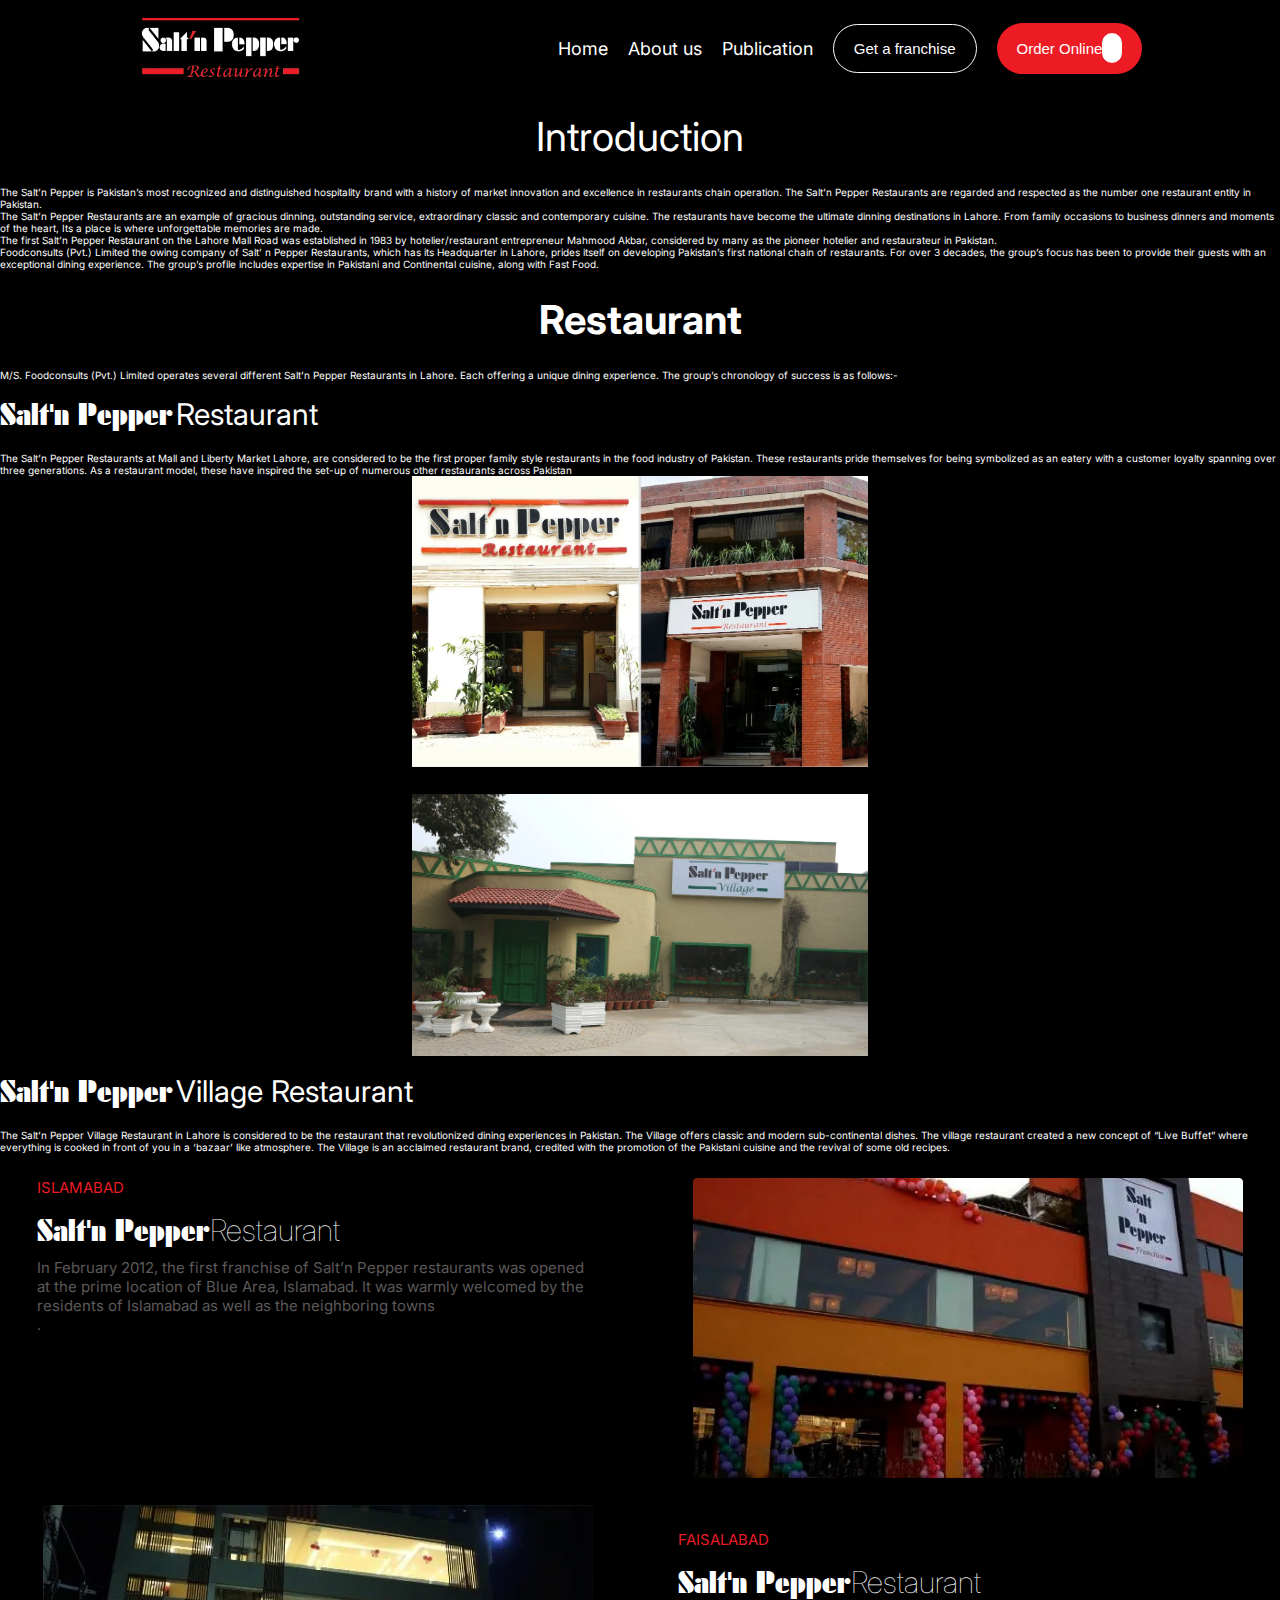
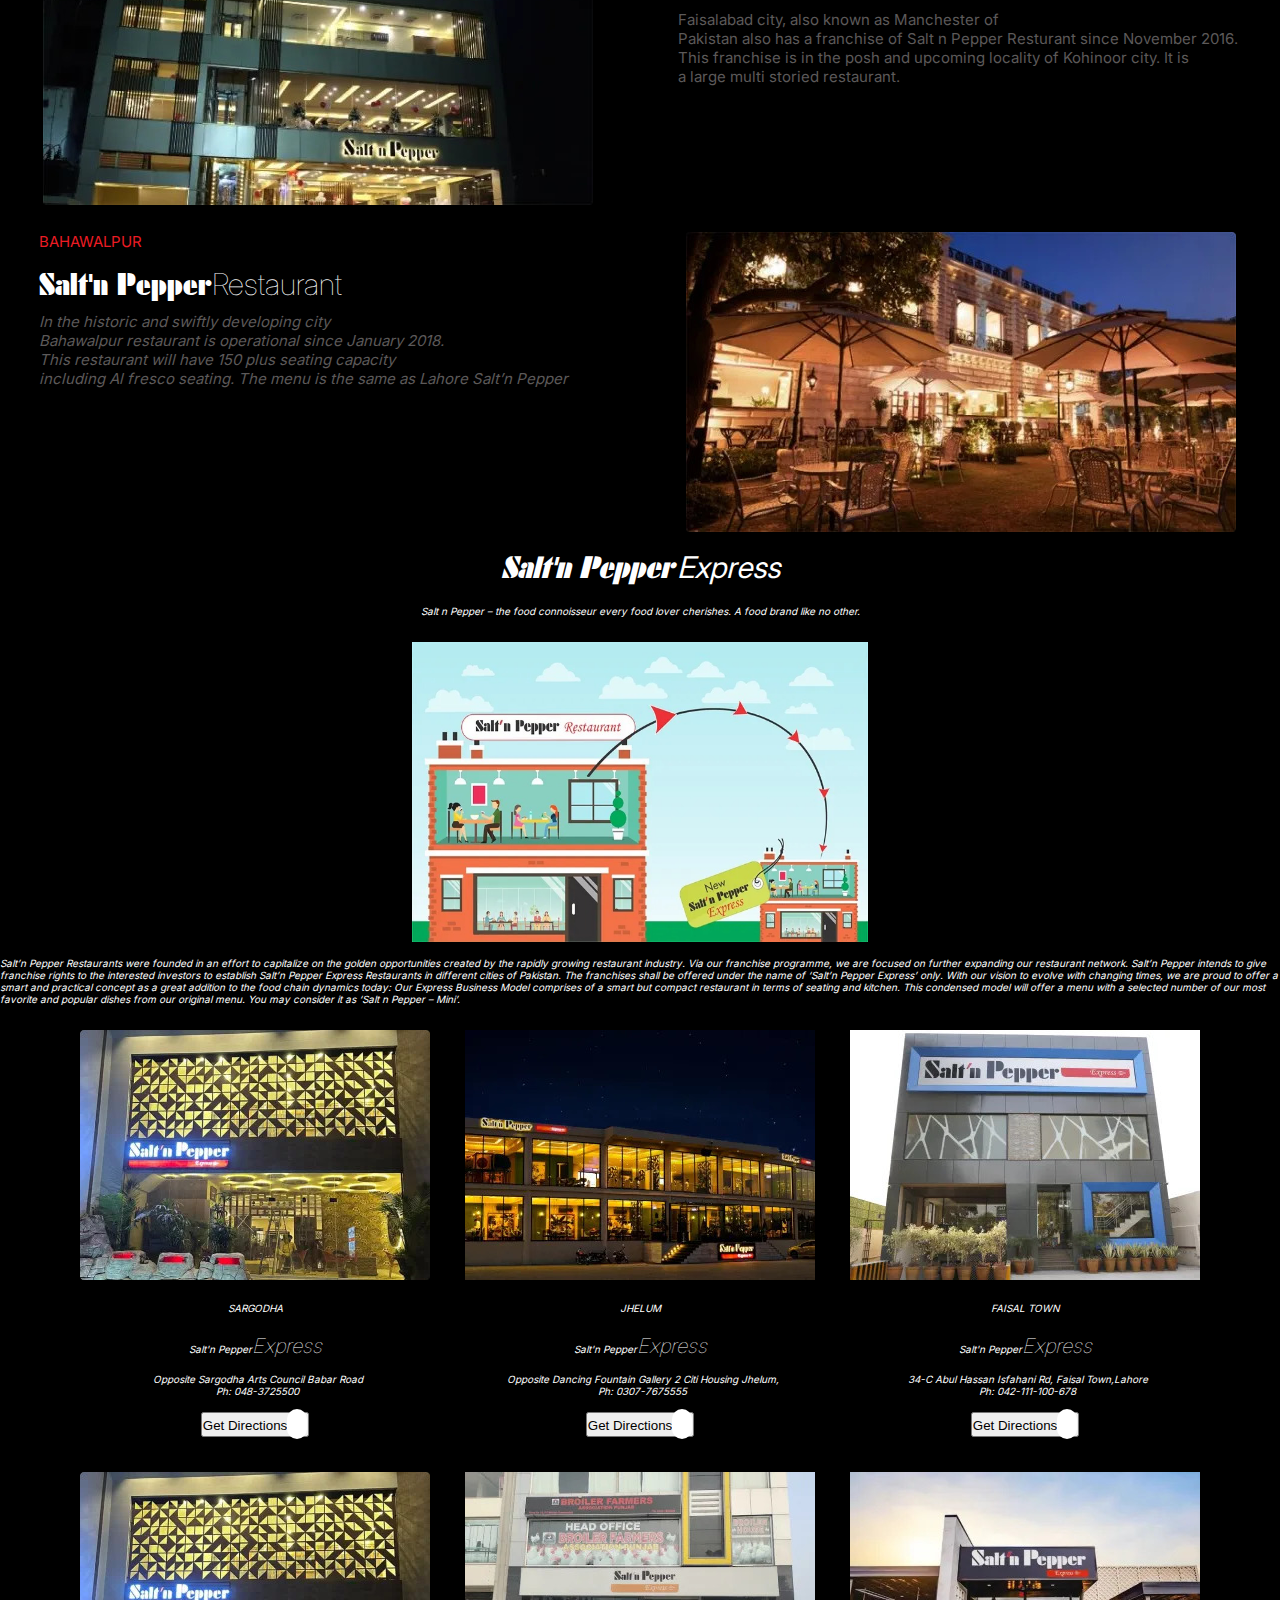
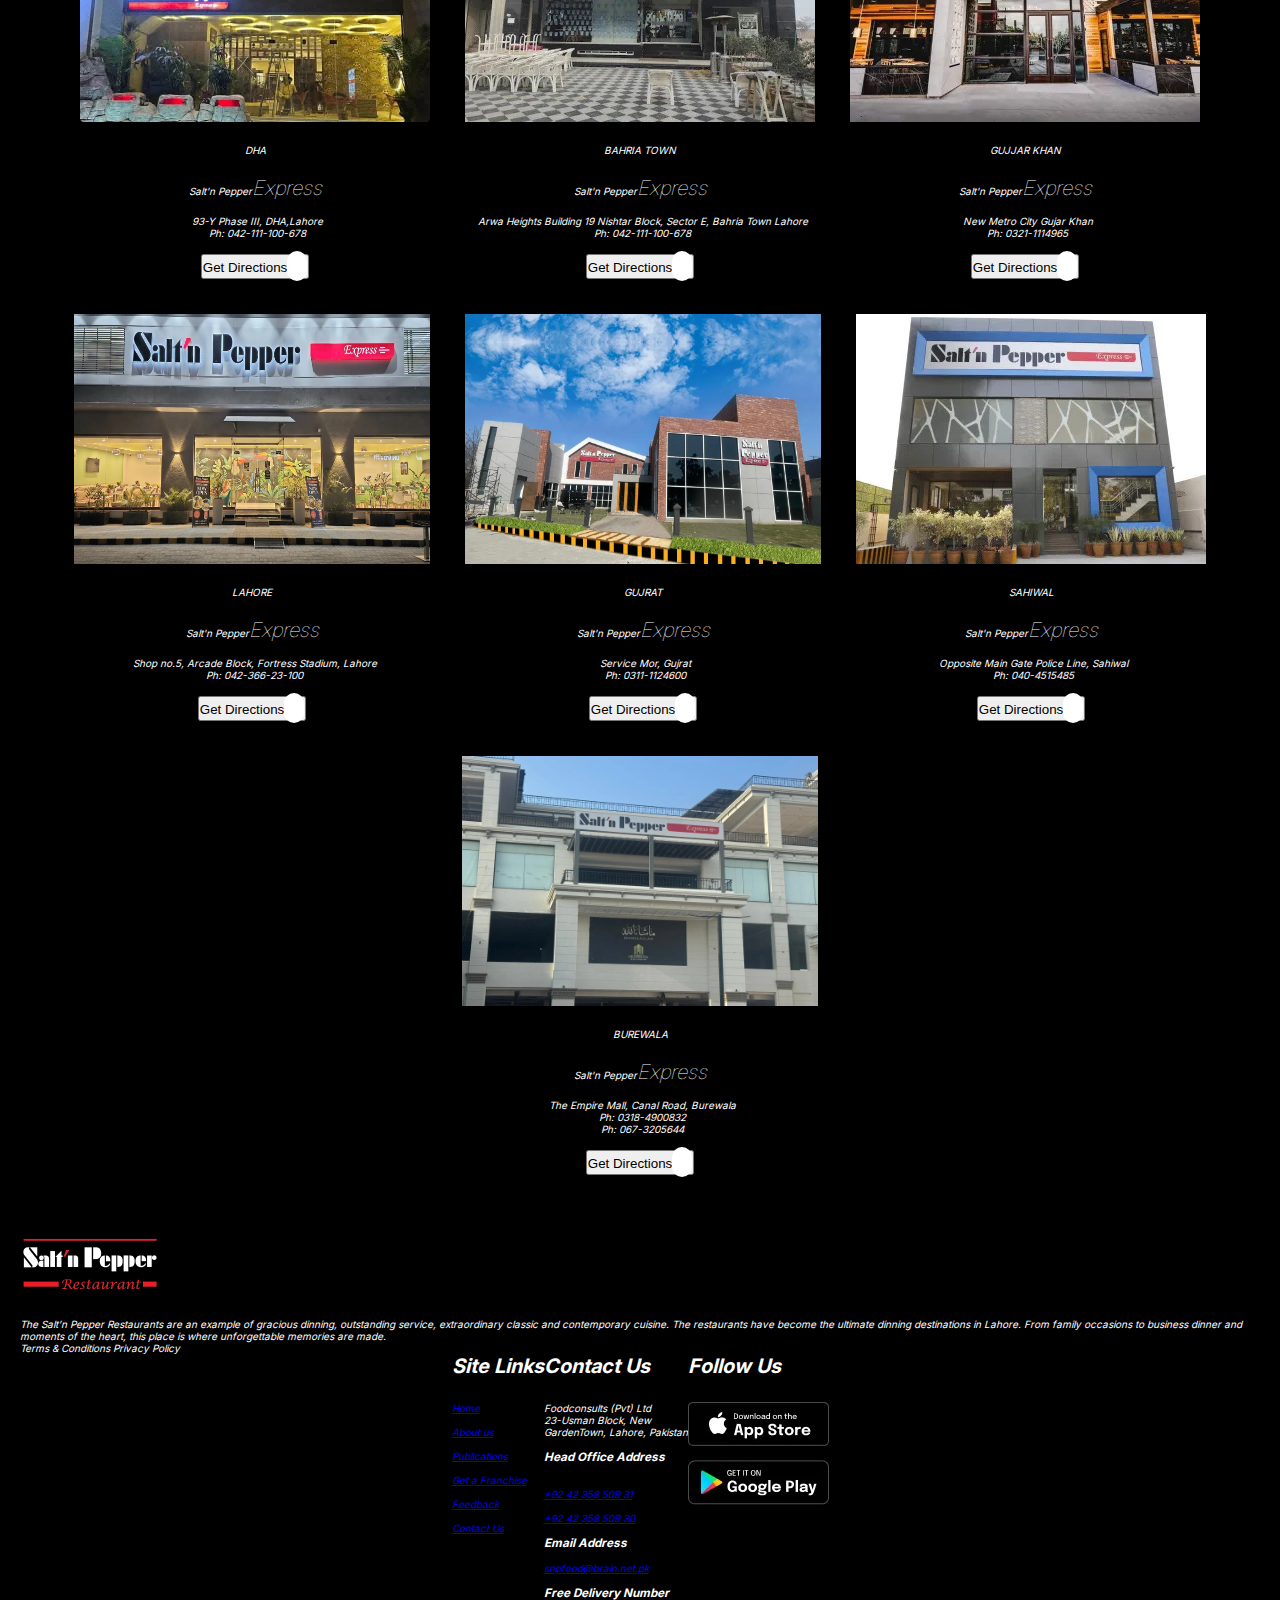
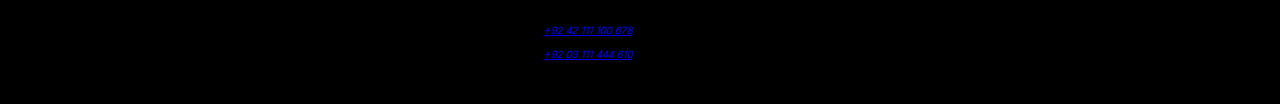
<file: about.html>
<!DOCTYPE html>
<html lang="en">

<head>
    <meta charset="UTF-8">
    <meta name="viewport" content="width=device-width, initial-scale=1.0">
    <title>About us</title>
    <link rel="stylesheet" href="style/utility.css">
    <link rel="stylesheet" href="style/style.css">
    <link rel="manifest" href="./assets/favicon_io/site.webmanifest">
</head>

<body>
    <header class="d-flex justify-around item-center m-2 flex-wrap">
        <!-- navbar started -->
        <div class="logo">
            <img class="main-logo" src="./assets/images/logo.png" alt="logo">
        </div>
        <nav class="d-flex gap-4 flex-wrap item-center">
            <a href="./index.html" class="text-none">Home</a>
            <a href="#" class="text-none">About us</a>
            <a href="#" class="text-none">Publication</a>
            <button class="franchise-btn">Get a franchise</button>
            <button class="order-btn">Order Online <span class="arrow-icon"><i
                        class="fa-solid fa-arrow-right"></i></span></button>
        </nav>
        <!-- navbar ended -->
    </header>
    <main>
        <!-- intro started -->
        <article>
            <div class="font-size4 text-center m-5 roman">Introduction</div>
            <p class="para6">The Salt’n Pepper is Pakistan’s most recognized and distinguished hospitality brand with a
                history of market innovation and excellence in restaurants chain operation. The Salt’n Pepper
                Restaurants are regarded and respected as the number one restaurant entity in Pakistan.</p>

            <p class="para6">The Salt’n Pepper Restaurants are an example of gracious dinning, outstanding service,
                extraordinary classic and contemporary cuisine. The restaurants have become the ultimate dinning
                destinations in Lahore. From family occasions to business dinners and moments of the heart, Its a place
                is where unforgettable memories are made.</p>

            <p class="para6">The first Salt’n Pepper Restaurant on the Lahore Mall Road was established in 1983 by
                hotelier/restaurant entrepreneur Mahmood Akbar, considered by many as the pioneer hotelier and
                restaurateur in Pakistan.</p>

            <p class="para6">Foodconsults (Pvt.) Limited the owing company of Salt’ n Pepper Restaurants, which has its
                Headquarter in Lahore, prides itself on developing Pakistan’s first national chain of restaurants. For
                over 3 decades, the group’s focus has been to provide their guests with an exceptional dining
                experience. The group’s profile includes expertise in Pakistani and Continental cuisine, along with Fast
                Food.
            </p>
            <h1 class="font-size4 text-center m-5">Restaurant</h1>
            <p class="para6">M/S. Foodconsults (Pvt.) Limited operates several different Salt’n Pepper Restaurants in
                Lahore. Each offering a unique dining experience. The group’s chronology of success is as follows:-</p>
        </article>
        <div class="d-flex justify-evenly flex-wrap">
            <div class="mt-3"><span class="futurak2">Salt'n Pepper</span>
                <span class="font-size3">Restaurant</span>
                <p class="para-7 mt-4">The Salt’n Pepper Restaurants at Mall and Liberty Market Lahore, are considered
                    to be
                    the first proper family style restaurants in the food industry of Pakistan. These restaurants pride
                    themselves for being symbolized as an eatery with a customer loyalty spanning over three
                    generations. As a restaurant model, these have inspired the set-up of numerous other restaurants
                    across Pakistan
                </p>
            </div>
            <div>
                <img src="./assets/images/restaurant3.jpg" width="456px" alt="image of resturant">
            </div>
        </div>
        <div class="d-flex justify-evenly flex-wrap mt-5">
            <div>
                <img src="./assets/images/village-restaurant.jpg" width="456px" alt="image of village resturant">
            </div>
            <div class="mt-3"><span class="futurak2">Salt'n Pepper</span>
                <span class="font-size3">Village Restaurant</span>
                <p class="para-7 mt-4">The Salt’n Pepper Village Restaurant in Lahore is considered to be the restaurant
                    that revolutionized dining experiences in Pakistan. The Village offers classic and modern
                    sub-continental dishes. The village restaurant created a new concept of “Live Buffet” where
                    everything is cooked in front of you in a ‘bazaar’ like atmosphere. The Village is an acclaimed
                    restaurant brand, credited with the promotion of the Pakistani cuisine and the revival of some old
                    recipes.
                </p>
            </div>
        </div>
        <div class="d-flex flex-wrap justify-around align-center gap-7 mt-5 flex-wrap">
            <div class="franchise">
                <div class="city">ISLAMABAD</div>
                <div class="mt-3"><span class="futurak2">Salt'n Pepper</span><span
                        class="apercu lighter font-size3">Restaurant</span></div>

                <p class="para2 mt-3">In February 2012, the first franchise of Salt’n Pepper restaurants was opened <br>
                    at the prime location of Blue Area, Islamabad. It was warmly welcomed by the <br> residents of
                    Islamabad as well as the neighboring towns
                    <br>.
                </p>

            </div>
            <div>
                <img src="assets/images/isb-branch.jpg" alt="Islamabad branch">
            </div>
        </div>
        <div class="d-flex flex-wrap justify-around align-center mt-5 flex-wrap ">
            <div>
                <img src="assets/images/fsb-branch.jpg" alt="Faisalabad branch">
            </div>
            <div class="franchise">

                <div class="city mt-5">FAISALABAD</div>
                <div class="mt-3"><span class="futurak2">Salt'n Pepper</span><span
                        class="apercu lighter font-size3">Restaurant</span></div>
                <p class="para2">Faisalabad city, also known as Manchester of <br>Pakistan also has a franchise of Salt
                    n Pepper Resturant since November 2016. <br>

                    This franchise is in the posh and upcoming locality of Kohinoor city. It is <br> a large multi
                    storied restaurant.</p>

            </div>
        </div>
        <div class="d-flex flex-wrap justify-around align-center gap-7 mt-5 flex-wrap">
            <div class="franchise">
                <div class="city">BAHAWALPUR</div>
                <div class="mt-3"><span class="futurak2">Salt'n Pepper</span><span
                        class="apercu lighter font-size3">Restaurant</span></div>
                <p class="para2"><i class="fa-solid fa-location-dot" style="margin-right:6px;">In the historic and
                        swiftly developing city <br> Bahawalpur restaurant is operational since January 2018. <br>
                        This restaurant will have 150 plus seating capacity <br> including Al fresco seating. The menu
                        is the same as Lahore Salt’n Pepper
                </p>

            </div>
            <div>
                <img src="assets/images/bwp-branch.jpg" alt="Bahawalpur branch">
            </div>
        </div>
        <div class="text-center">
            <div class="mt-3"><span class="futurak2 ">Salt'n Pepper</span>
                <span class="font-size3">Express</span>
                    <p class="para5 text-center mt-4">Salt n Pepper – the food connoisseur every food lover cherishes. A
                        food brand like no other.</p>

            </div>
        </div>
        <div class="d-flex justify-evenly flex-wrap mt-5">
            <img src="./assets/images/snp-express.jpg" height="300px" width="456px" alt="image of village resturant">

            <div class="mt-3">
                <p class="para-7">Salt’n Pepper Restaurants were founded in an effort to capitalize on the golden
                    opportunities created by the rapidly growing restaurant industry.

                    Via our franchise programme, we are focused on further expanding our restaurant network.

                    Salt’n Pepper intends to give franchise rights to the interested investors to establish Salt’n
                    Pepper Express Restaurants in different cities of Pakistan. The franchises shall be offered under
                    the name of ‘Salt’n Pepper Express’ only.

                    With our vision to evolve with changing times, we are proud to offer a smart and practical concept
                    as a great addition to the food chain dynamics today:

                    Our Express Business Model comprises of a smart but compact restaurant in terms of seating and
                    kitchen. This condensed model will offer a menu with a selected number of our most favorite and
                    popular dishes from our original menu. You may consider it as ‘Salt n Pepper – Mini’.
                </p>
            </div>
        </div>
        <!-- Intro ended -->
         <section>
            <div class="d-flex flex-wrap justify-center gap-7 mt-5">
                <div class="text-center"><img src="assets/images/exp-sargodha.jpg" alt="sargodha express branch">
                    <div class="city2 m-4">SARGODHA</div>
                    <div class="m-3"><span class="futurak3">Salt'n Pepper</span><span
                            class="apercu lighter font-size2">Express</span></div>
                    <p class="para3 mb-3"><i class="fa-solid fa-location-dot mr-1"></i>Opposite Sargodha Arts Council
                        Babar Road</p>
                    <p class="para3"><i class="fa-solid fa-phone mr-1"></i>Ph: 048-3725500
                    </p>
                    <button class="get-direction-btn2 mt-3">Get Directions <span><i
                                class="arrow-icon fa-solid fa-arrow-right"></i></span></span></button>
                </div>
                <div class="text-center"><img src="assets/images/exp-jhelum.jpg" alt="jhelum express branch">
                    <div class="city2 m-4">JHELUM</div>
                    <div class="m-3"><span class="futurak3">Salt'n Pepper</span><span
                            class="apercu lighter font-size2">Express</span></div>
                    <p class="para3 mb-3"><i class="fa-solid fa-location-dot mr-1"></i>Opposite Dancing Fountain Gallery
                        2 Citi Housing Jhelum,</p>
                    <p class="para3"><i class="fa-solid fa-phone mr-1"></i>Ph: 0307-7675555
                    </p>
                    <button class="get-direction-btn2 mt-3">Get Directions <span><i
                                class="arrow-icon fa-solid fa-arrow-right"></i></span></span></button>
                </div>
                <div class="text-center"><img src="assets/images/exp-faisal.jpg" alt="faisal town express branch">
                    <div class="city2 m-4">FAISAL TOWN</div>
                    <div class="m-3"><span class="futurak3">Salt'n Pepper</span><span
                            class="apercu lighter font-size2">Express</span></div>
                    <p class="para3 mb-3"><i class="fa-solid fa-location-dot mr-1"></i>34-C Abul Hassan Isfahani Rd,
                        Faisal Town,Lahore</p>
                    <p class="para3"><i class="fa-solid fa-phone mr-1"></i>Ph: 042-111-100-678
                    </p>
                    <button class="get-direction-btn2 mt-3">Get Directions <span><i
                                class="arrow-icon fa-solid fa-arrow-right"></i></span></span></button>
                </div>
                <div class="text-center"><img src="assets/images/exp-sargodha.jpg" alt="DHA express branch">
                    <div class="city2 m-4">DHA</div>
                    <div class="m-3"><span class="futurak3">Salt'n Pepper</span><span
                            class="apercu lighter font-size2">Express</span></div>
                    <p class="para3 mb-3"><i class="fa-solid fa-location-dot mr-1"></i> 93-Y Phase III, DHA,Lahore</p>
                    <p class="para3"><i class="fa-solid fa-phone mr-1"></i>Ph: 042-111-100-678
                    </p>
                    <button class="get-direction-btn2 mt-3">Get Directions <span><i
                                class="arrow-icon fa-solid fa-arrow-right"></i></span></span></button>
                </div>
                <div class="text-center"><img src="assets/images/exp-bahria.jpg" alt="bahra town express branch">
                    <div class="city2 m-4">BAHRIA TOWN</div>
                    <div class="m-3"><span class="futurak3">Salt'n Pepper</span><span
                            class="apercu lighter font-size2">Express</span></div>
                    <p class="para3 mb-3"><i class="fa-solid fa-location-dot mr-1"></i>Arwa Heights Building 19 Nishtar
                        Block, Sector E, Bahria Town Lahore
                    </p>
                    <p class="para3"><i class="fa-solid fa-phone mr-1"></i>Ph: 042-111-100-678
                    </p>
                    <button class="get-direction-btn2 mt-3">Get Directions <span><i
                                class="arrow-icon fa-solid fa-arrow-right"></i></span></span></button>
                </div>
                <div class="text-center"><img src="assets/images/exp-gujar.jpg" alt="gujar express branch">
                    <div class="city2 m-4">GUJJAR KHAN</div>
                    <div class="m-3"><span class="futurak3">Salt'n Pepper</span><span
                            class="apercu lighter font-size2">Express</span></div>
                    <p class="para3 mb-3"><i class="fa-solid fa-location-dot mr-1"></i>New Metro City Gujar Khan
                    </p>
                    <p class="para3"><i class="fa-solid fa-phone mr-1"></i>Ph: 0321-1114965
                    </p>
                    <button class="get-direction-btn2 mt-3">Get Directions <span><i
                                class="arrow-icon fa-solid fa-arrow-right"></i></span></span></button>
                </div>
                <div class="text-center"><img src="assets/images/exp-lahore.jpg" width="356px" height="250px"
                        alt="lahore express branch">
                    <div class="city2 m-4">LAHORE</div>
                    <div class="m-3"><span class="futurak3">Salt'n Pepper</span><span
                            class="apercu lighter font-size2">Express</span></div>
                    <p class="para3 mb-3"><i class="fa-solid fa-location-dot mr-1"></i>Shop no.5, Arcade Block, Fortress
                        Stadium, Lahore

                    </p>
                    <p class="para3"><i class="fa-solid fa-phone mr-1"></i>Ph: 042-366-23-100
                    </p>
                    <button class="get-direction-btn2 mt-3">Get Directions <span><i
                                class="arrow-icon fa-solid fa-arrow-right"></i></span></span></button>
                </div>
                <div class="text-center"><img src="assets/images/exp-gujrat.jpg" width="356px" height="250px"
                        alt="gujrat express branch">
                    <div class="city2 m-4">GUJRAT</div>
                    <div class="m-3"><span class="futurak3">Salt'n Pepper</span><span
                            class="apercu lighter font-size2">Express</span></div>
                    <p class="para3 mb-3"><i class="fa-solid fa-location-dot mr-1"></i>Service Mor, Gujrat

                    </p>
                    <p class="para3"><i class="fa-solid fa-phone mr-1"></i>Ph: 0311-1124600
                    </p>
                    <button class="get-direction-btn2 mt-3">Get Directions <span><i
                                class="arrow-icon fa-solid fa-arrow-right"></i></span></span></button>
                </div>
                <div class="text-center"><img src="assets/images/exp-faisal.jpg" alt="faisal town express branch">
                    <div class="city2 m-4">SAHIWAL</div>
                    <div class="m-3"><span class="futurak3">Salt'n Pepper</span><span
                            class="apercu lighter font-size2">Express</span></div>
                    <p class="para3 mb-3"><i class="fa-solid fa-location-dot mr-1"></i>Opposite Main Gate Police Line,
                        Sahiwal

                    </p>
                    <p class="para3"><i class="fa-solid fa-phone mr-1"></i>Ph: 040-4515485
                    </p>
                    <button class="get-direction-btn2 mt-3">Get Directions <span><i
                                class="arrow-icon fa-solid fa-arrow-right"></i></span></span></button>
                </div>
                <div class="text-center"><img src="assets/images/exp-burewal.jpg" width="356px" height="250px"
                        alt="Burewala express branch">
                    <div class="city2 m-4">BUREWALA</div>
                    <div class="m-3"><span class="futurak3">Salt'n Pepper</span><span
                            class="apercu lighter font-size2">Express</span></div>
                    <p class="para3 mb-3"><i class="fa-solid fa-location-dot mr-1"></i>The Empire Mall, Canal Road,
                        Burewala
                    </p>
                    <p class="para3"><i class="fa-solid fa-phone mr-1"></i>Ph: 0318-4900832
                    </p>
                    <p class="para3"><i class="fa-solid fa-phone mr-1"></i>Ph: 067-3205644
                    </p>
                    <button class="get-direction-btn2 mt-3">Get Directions <span><i
                                class="arrow-icon fa-solid fa-arrow-right"></i></span></span></button>
                </div>
            </div>
        </section>
    </main>
     <footer class="mt-5 village-bg d-flex flex-wrap justify-center gap-8 p-4">
        <div>
            <img src="assets/images/logo.png" alt="main-logo" width="140px" height="64px">
            <p class="para5 mt-4">The Salt’n Pepper Restaurants are an example of gracious dinning, outstanding service,
                extraordinary classic and contemporary cuisine. The restaurants have become the ultimate dinning
                destinations in Lahore. From family occasions to business dinner and moments of the heart, this place is
                where unforgettable memories are made.</p>
            <span class="para5">Terms & Conditions</span>
            <span class="para5 margin-left">Privacy Policy</span>
        </div>
        <div>
            <h3 class="roman font-size2">Site Links</h3><br><br>
            <a class="para5" href="#">Home</a><br><br>
            <a class="para5" href="#">About us</a><br><br>
            <a class="para5" href="#">Publications</a><br><br>
            <a class="para5" href="#">Get a Franchise</a><br><br>
            <a class="para5" href="#">Feedback</a><br><br>
            <a class="para5" href="#">Contact Us</a><br><br>
        </div>
        <div>
            <h3 class="roman font-size2">Contact Us</h3><br><br>
            <span class="para5">Foodconsults (Pvt) Ltd <br> 23-Usman Block, New <br> GardenTown, Lahore, Pakistan</span>
            <br><br>
            <h3 class="font-size01">Head Office Address</h3><br><br>
            <a class="para5" href="#">+92 42 358 509 31</a><br><br>
            <a class="para5" href="#">+92 42 358 509 30</a><br><br>
            <h3 class="font-size01">Email Address</h3><br>
            <a class="para5" href="#">snpfood@brain.net.pk</a><br><br>
            <h3 class="font-size01">Free Delivery Number</h3><br><br>
            <a class="para5" href="#">+92 42 111 100 678</a><br><br>
            <a class="para5" href="#">+92 03 111 444 610</a><br><br>
        </div>
        <div>
            <h3 class="roman font-size2">Follow Us</h3><br><br>
            <a href="#"><img src="assets/images/apple store icon.png" alt="app store"></a><br><br>
            <a href="#"><img src="assets/images/google play.png" alt="play store"></a>
        </div>

    </footer>
  
</body>

</html>
</file>
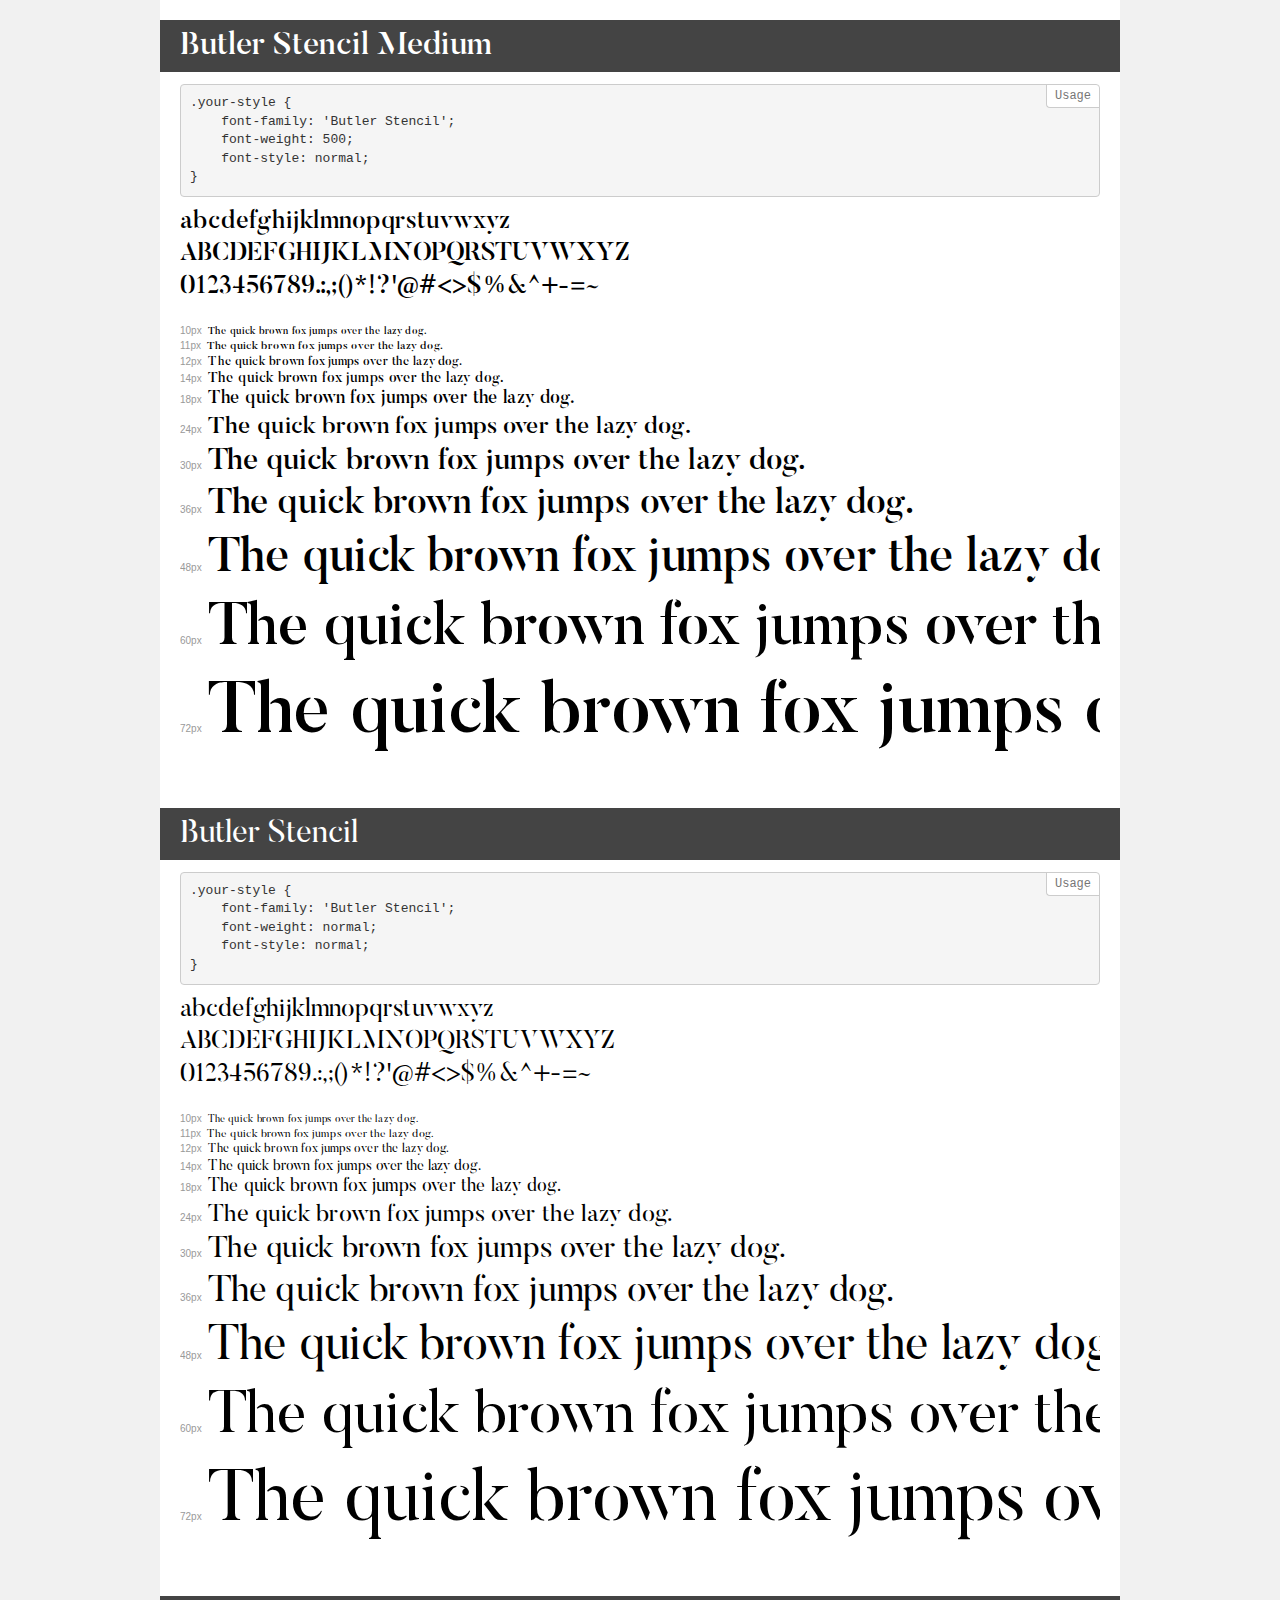
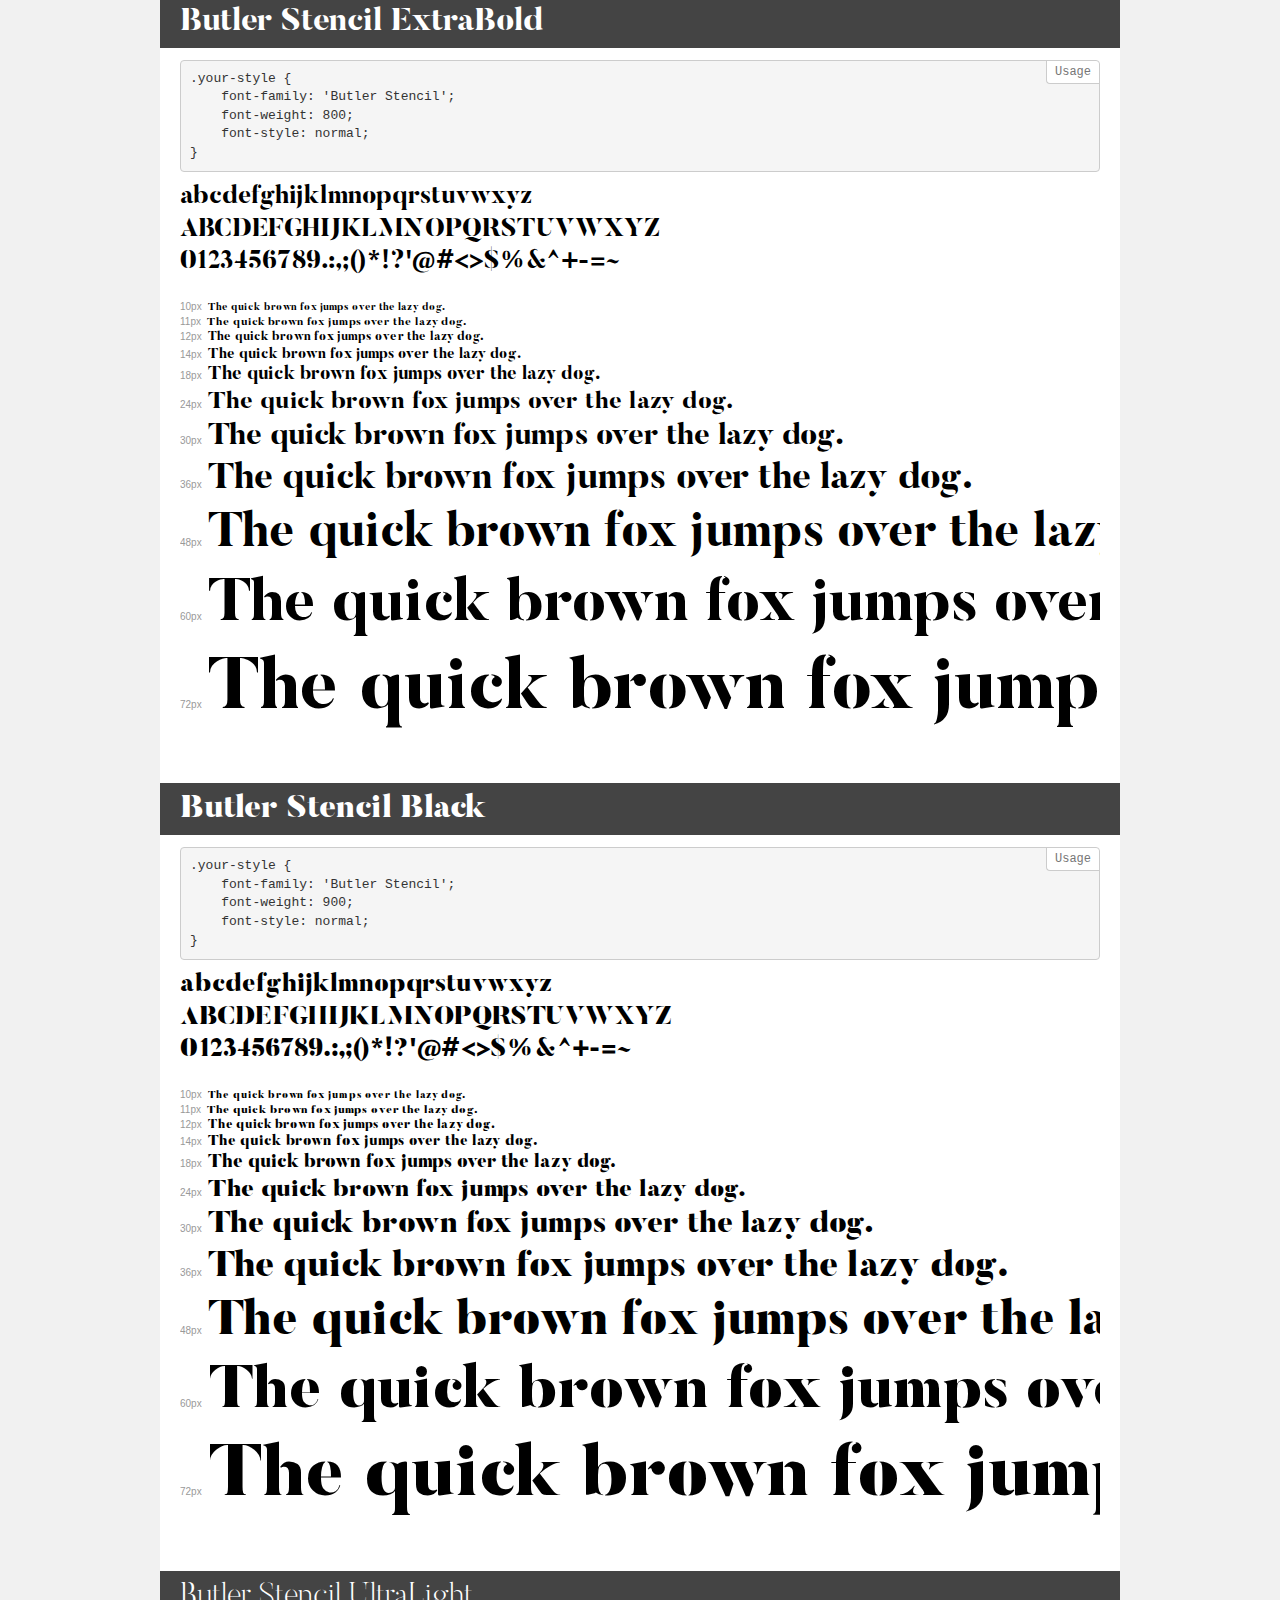
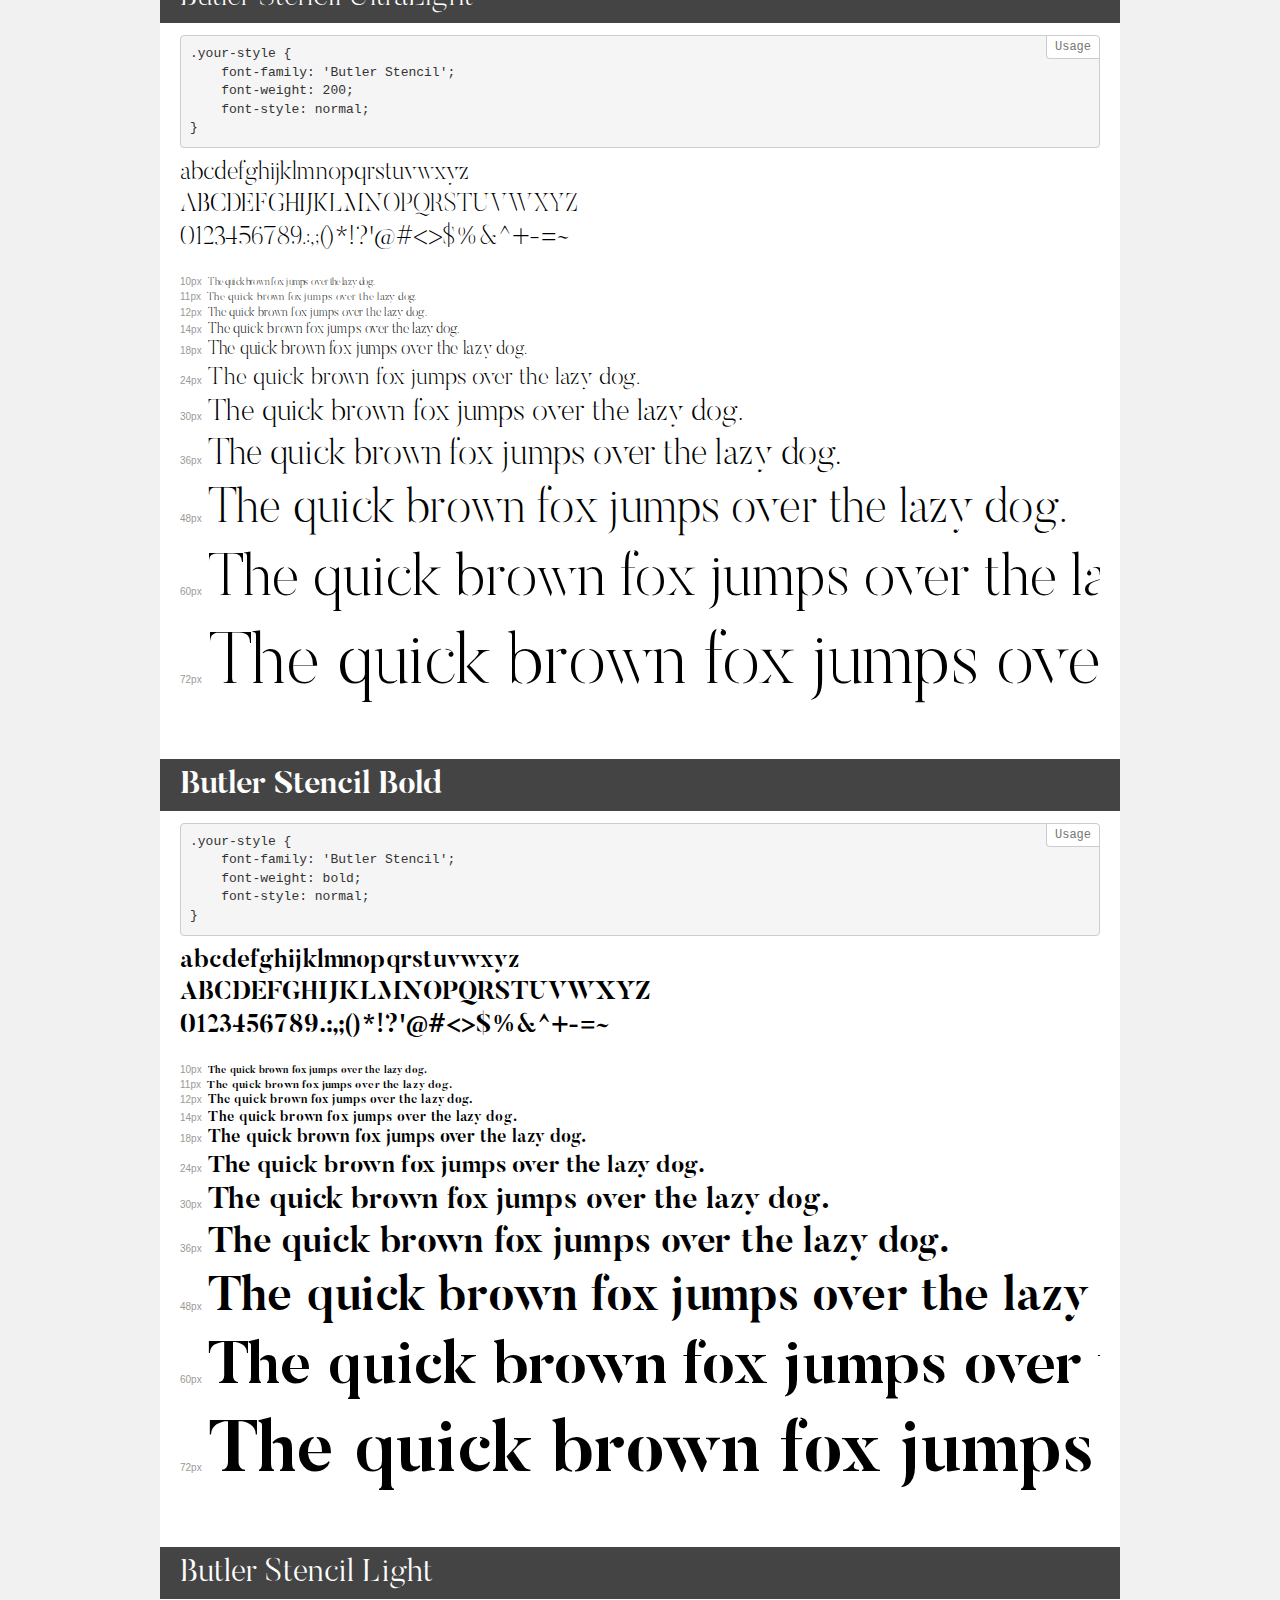
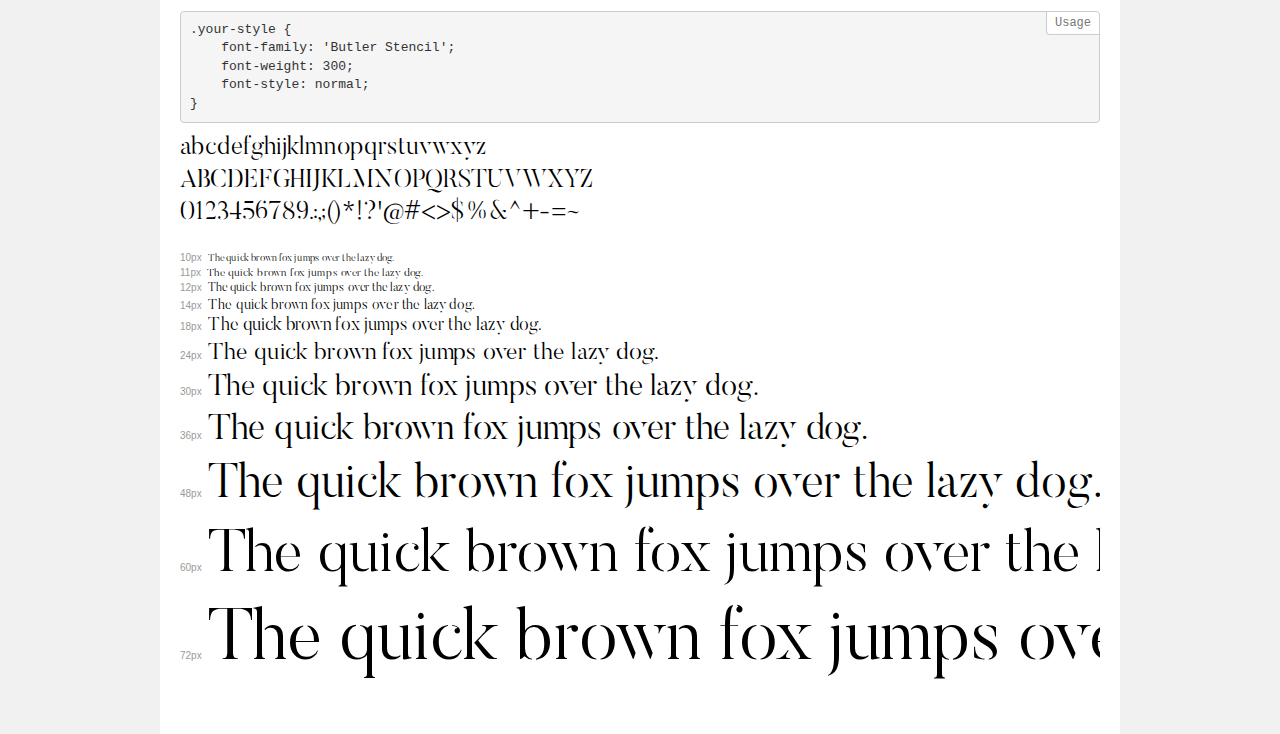
<file: assets/fonts/butler/Butler_Stencil_Webfont/demo.html>
<!DOCTYPE html>
<html>
<head>
    <meta charset="utf-8">
    <meta http-equiv="X-UA-Compatible" content="IE=edge">
    <meta name="viewport" content="width=device-width, initial-scale=1">
    <meta name="robots" content="noindex, noarchive">
    <meta name="format-detection" content="telephone=no">
    <title>Transfonter demo</title>
    <link href="stylesheet.css" rel="stylesheet">
    <style>
        /*
        http://meyerweb.com/eric/tools/css/reset/
        v2.0 | 20110126
        License: none (public domain)
        */
        html, body, div, span, applet, object, iframe,
        h1, h2, h3, h4, h5, h6, p, blockquote, pre,
        a, abbr, acronym, address, big, cite, code,
        del, dfn, em, img, ins, kbd, q, s, samp,
        small, strike, strong, sub, sup, tt, var,
        b, u, i, center,
        dl, dt, dd, ol, ul, li,
        fieldset, form, label, legend,
        table, caption, tbody, tfoot, thead, tr, th, td,
        article, aside, canvas, details, embed,
        figure, figcaption, footer, header, hgroup,
        menu, nav, output, ruby, section, summary,
        time, mark, audio, video {
            margin: 0;
            padding: 0;
            border: 0;
            font-size: 100%;
            font: inherit;
            vertical-align: baseline;
        }
        /* HTML5 display-role reset for older browsers */
        article, aside, details, figcaption, figure,
        footer, header, hgroup, menu, nav, section {
            display: block;
        }
        body {
            line-height: 1;
        }
        ol, ul {
            list-style: none;
        }
        blockquote, q {
            quotes: none;
        }
        blockquote:before, blockquote:after,
        q:before, q:after {
            content: '';
            content: none;
        }
        table {
            border-collapse: collapse;
            border-spacing: 0;
        }
        /* common styles */
        body {
            background: #f1f1f1;
            color: #000;
        }
        .page {
            background: #fff;
            width: 920px;
            margin: 0 auto;
            padding: 20px 20px 0 20px;
            overflow: hidden;
        }
        .font-container {
            overflow-x: auto;
            overflow-y: hidden;
            margin-bottom: 40px;
            line-height: 1.3;
            white-space: nowrap;
            padding-bottom: 5px;
        }
        h1 {
            position: relative;
            background: #444;
            font-size: 32px;
            color: #fff;
            padding: 10px 20px;
            margin: 0 -20px 12px -20px;
        }
        .letters {
            font-size: 25px;
            margin-bottom: 20px;
        }
        .s10:before {
            content: '10px';
        }
        .s11:before {
            content: '11px';
        }
        .s12:before {
            content: '12px';
        }
        .s14:before {
            content: '14px';
        }
        .s18:before {
            content: '18px';
        }
        .s24:before {
            content: '24px';
        }
        .s30:before {
            content: '30px';
        }
        .s36:before {
            content: '36px';
        }
        .s48:before {
            content: '48px';
        }
        .s60:before {
            content: '60px';
        }
        .s72:before {
            content: '72px';
        }
        .s10:before, .s11:before, .s12:before, .s14:before,
        .s18:before, .s24:before, .s30:before, .s36:before,
        .s48:before, .s60:before, .s72:before {
            font-family: Arial, sans-serif;
            font-size: 10px;
            font-weight: normal;
            font-style: normal;
            color: #999;
            padding-right: 6px;
        }
        pre {
            display: block;
            position: relative;
            padding: 9px;
            margin: 0 0 10px;
            font-family: Monaco, Menlo, Consolas, "Courier New", monospace !important;
            font-size: 13px;
            line-height: 1.428571429;
            color: #333;
            font-weight: normal !important;
            font-style: normal !important;
            background-color: #f5f5f5;
            border: 1px solid #ccc;
            overflow-x: auto;
            border-radius: 4px;
        }
        pre:after {
            display: block;
            position: absolute;
            right: 0;
            top: 0;
            content: 'Usage';
            line-height: 1;
            padding: 5px 8px;
            font-size: 12px;
            color: #767676;
            background-color: #fff;
            border: 1px solid #ccc;
            border-right: none;
            border-top: none;
            border-radius: 0 4px 0 4px;
            z-index: 10;
        }
        /* responsive */
        @media (max-width: 959px) {
            .page {
                width: auto;
                margin: 0;
            }
        }
    </style>
</head>
<body>
<div class="page">
    <div class="demo" style="font-family: 'Butler Stencil'; font-weight: 500; font-style: normal;">
        <h1>Butler Stencil Medium</h1>
        <pre>.your-style {
    font-family: 'Butler Stencil';
    font-weight: 500;
    font-style: normal;
}</pre>
        <div class="font-container">
            <p class="letters">
                abcdefghijklmnopqrstuvwxyz<br>
ABCDEFGHIJKLMNOPQRSTUVWXYZ<br>
                0123456789.:,;()*!?'@#<>$%&^+-=~
            </p>
            <p class="s10" style="font-size: 10px;">The quick brown fox jumps over the lazy dog.</p>
            <p class="s11" style="font-size: 11px;">The quick brown fox jumps over the lazy dog.</p>
            <p class="s12" style="font-size: 12px;">The quick brown fox jumps over the lazy dog.</p>
            <p class="s14" style="font-size: 14px;">The quick brown fox jumps over the lazy dog.</p>
            <p class="s18" style="font-size: 18px;">The quick brown fox jumps over the lazy dog.</p>
            <p class="s24" style="font-size: 24px;">The quick brown fox jumps over the lazy dog.</p>
            <p class="s30" style="font-size: 30px;">The quick brown fox jumps over the lazy dog.</p>
            <p class="s36" style="font-size: 36px;">The quick brown fox jumps over the lazy dog.</p>
            <p class="s48" style="font-size: 48px;">The quick brown fox jumps over the lazy dog.</p>
            <p class="s60" style="font-size: 60px;">The quick brown fox jumps over the lazy dog.</p>
            <p class="s72" style="font-size: 72px;">The quick brown fox jumps over the lazy dog.</p>
        </div>
    </div>
    <div class="demo" style="font-family: 'Butler Stencil'; font-weight: normal; font-style: normal;">
        <h1>Butler Stencil</h1>
        <pre>.your-style {
    font-family: 'Butler Stencil';
    font-weight: normal;
    font-style: normal;
}</pre>
        <div class="font-container">
            <p class="letters">
                abcdefghijklmnopqrstuvwxyz<br>
ABCDEFGHIJKLMNOPQRSTUVWXYZ<br>
                0123456789.:,;()*!?'@#<>$%&^+-=~
            </p>
            <p class="s10" style="font-size: 10px;">The quick brown fox jumps over the lazy dog.</p>
            <p class="s11" style="font-size: 11px;">The quick brown fox jumps over the lazy dog.</p>
            <p class="s12" style="font-size: 12px;">The quick brown fox jumps over the lazy dog.</p>
            <p class="s14" style="font-size: 14px;">The quick brown fox jumps over the lazy dog.</p>
            <p class="s18" style="font-size: 18px;">The quick brown fox jumps over the lazy dog.</p>
            <p class="s24" style="font-size: 24px;">The quick brown fox jumps over the lazy dog.</p>
            <p class="s30" style="font-size: 30px;">The quick brown fox jumps over the lazy dog.</p>
            <p class="s36" style="font-size: 36px;">The quick brown fox jumps over the lazy dog.</p>
            <p class="s48" style="font-size: 48px;">The quick brown fox jumps over the lazy dog.</p>
            <p class="s60" style="font-size: 60px;">The quick brown fox jumps over the lazy dog.</p>
            <p class="s72" style="font-size: 72px;">The quick brown fox jumps over the lazy dog.</p>
        </div>
    </div>
    <div class="demo" style="font-family: 'Butler Stencil'; font-weight: 800; font-style: normal;">
        <h1>Butler Stencil ExtraBold</h1>
        <pre>.your-style {
    font-family: 'Butler Stencil';
    font-weight: 800;
    font-style: normal;
}</pre>
        <div class="font-container">
            <p class="letters">
                abcdefghijklmnopqrstuvwxyz<br>
ABCDEFGHIJKLMNOPQRSTUVWXYZ<br>
                0123456789.:,;()*!?'@#<>$%&^+-=~
            </p>
            <p class="s10" style="font-size: 10px;">The quick brown fox jumps over the lazy dog.</p>
            <p class="s11" style="font-size: 11px;">The quick brown fox jumps over the lazy dog.</p>
            <p class="s12" style="font-size: 12px;">The quick brown fox jumps over the lazy dog.</p>
            <p class="s14" style="font-size: 14px;">The quick brown fox jumps over the lazy dog.</p>
            <p class="s18" style="font-size: 18px;">The quick brown fox jumps over the lazy dog.</p>
            <p class="s24" style="font-size: 24px;">The quick brown fox jumps over the lazy dog.</p>
            <p class="s30" style="font-size: 30px;">The quick brown fox jumps over the lazy dog.</p>
            <p class="s36" style="font-size: 36px;">The quick brown fox jumps over the lazy dog.</p>
            <p class="s48" style="font-size: 48px;">The quick brown fox jumps over the lazy dog.</p>
            <p class="s60" style="font-size: 60px;">The quick brown fox jumps over the lazy dog.</p>
            <p class="s72" style="font-size: 72px;">The quick brown fox jumps over the lazy dog.</p>
        </div>
    </div>
    <div class="demo" style="font-family: 'Butler Stencil'; font-weight: 900; font-style: normal;">
        <h1>Butler Stencil Black</h1>
        <pre>.your-style {
    font-family: 'Butler Stencil';
    font-weight: 900;
    font-style: normal;
}</pre>
        <div class="font-container">
            <p class="letters">
                abcdefghijklmnopqrstuvwxyz<br>
ABCDEFGHIJKLMNOPQRSTUVWXYZ<br>
                0123456789.:,;()*!?'@#<>$%&^+-=~
            </p>
            <p class="s10" style="font-size: 10px;">The quick brown fox jumps over the lazy dog.</p>
            <p class="s11" style="font-size: 11px;">The quick brown fox jumps over the lazy dog.</p>
            <p class="s12" style="font-size: 12px;">The quick brown fox jumps over the lazy dog.</p>
            <p class="s14" style="font-size: 14px;">The quick brown fox jumps over the lazy dog.</p>
            <p class="s18" style="font-size: 18px;">The quick brown fox jumps over the lazy dog.</p>
            <p class="s24" style="font-size: 24px;">The quick brown fox jumps over the lazy dog.</p>
            <p class="s30" style="font-size: 30px;">The quick brown fox jumps over the lazy dog.</p>
            <p class="s36" style="font-size: 36px;">The quick brown fox jumps over the lazy dog.</p>
            <p class="s48" style="font-size: 48px;">The quick brown fox jumps over the lazy dog.</p>
            <p class="s60" style="font-size: 60px;">The quick brown fox jumps over the lazy dog.</p>
            <p class="s72" style="font-size: 72px;">The quick brown fox jumps over the lazy dog.</p>
        </div>
    </div>
    <div class="demo" style="font-family: 'Butler Stencil'; font-weight: 200; font-style: normal;">
        <h1>Butler Stencil UltraLight</h1>
        <pre>.your-style {
    font-family: 'Butler Stencil';
    font-weight: 200;
    font-style: normal;
}</pre>
        <div class="font-container">
            <p class="letters">
                abcdefghijklmnopqrstuvwxyz<br>
ABCDEFGHIJKLMNOPQRSTUVWXYZ<br>
                0123456789.:,;()*!?'@#<>$%&^+-=~
            </p>
            <p class="s10" style="font-size: 10px;">The quick brown fox jumps over the lazy dog.</p>
            <p class="s11" style="font-size: 11px;">The quick brown fox jumps over the lazy dog.</p>
            <p class="s12" style="font-size: 12px;">The quick brown fox jumps over the lazy dog.</p>
            <p class="s14" style="font-size: 14px;">The quick brown fox jumps over the lazy dog.</p>
            <p class="s18" style="font-size: 18px;">The quick brown fox jumps over the lazy dog.</p>
            <p class="s24" style="font-size: 24px;">The quick brown fox jumps over the lazy dog.</p>
            <p class="s30" style="font-size: 30px;">The quick brown fox jumps over the lazy dog.</p>
            <p class="s36" style="font-size: 36px;">The quick brown fox jumps over the lazy dog.</p>
            <p class="s48" style="font-size: 48px;">The quick brown fox jumps over the lazy dog.</p>
            <p class="s60" style="font-size: 60px;">The quick brown fox jumps over the lazy dog.</p>
            <p class="s72" style="font-size: 72px;">The quick brown fox jumps over the lazy dog.</p>
        </div>
    </div>
    <div class="demo" style="font-family: 'Butler Stencil'; font-weight: bold; font-style: normal;">
        <h1>Butler Stencil Bold</h1>
        <pre>.your-style {
    font-family: 'Butler Stencil';
    font-weight: bold;
    font-style: normal;
}</pre>
        <div class="font-container">
            <p class="letters">
                abcdefghijklmnopqrstuvwxyz<br>
ABCDEFGHIJKLMNOPQRSTUVWXYZ<br>
                0123456789.:,;()*!?'@#<>$%&^+-=~
            </p>
            <p class="s10" style="font-size: 10px;">The quick brown fox jumps over the lazy dog.</p>
            <p class="s11" style="font-size: 11px;">The quick brown fox jumps over the lazy dog.</p>
            <p class="s12" style="font-size: 12px;">The quick brown fox jumps over the lazy dog.</p>
            <p class="s14" style="font-size: 14px;">The quick brown fox jumps over the lazy dog.</p>
            <p class="s18" style="font-size: 18px;">The quick brown fox jumps over the lazy dog.</p>
            <p class="s24" style="font-size: 24px;">The quick brown fox jumps over the lazy dog.</p>
            <p class="s30" style="font-size: 30px;">The quick brown fox jumps over the lazy dog.</p>
            <p class="s36" style="font-size: 36px;">The quick brown fox jumps over the lazy dog.</p>
            <p class="s48" style="font-size: 48px;">The quick brown fox jumps over the lazy dog.</p>
            <p class="s60" style="font-size: 60px;">The quick brown fox jumps over the lazy dog.</p>
            <p class="s72" style="font-size: 72px;">The quick brown fox jumps over the lazy dog.</p>
        </div>
    </div>
    <div class="demo" style="font-family: 'Butler Stencil'; font-weight: 300; font-style: normal;">
        <h1>Butler Stencil Light</h1>
        <pre>.your-style {
    font-family: 'Butler Stencil';
    font-weight: 300;
    font-style: normal;
}</pre>
        <div class="font-container">
            <p class="letters">
                abcdefghijklmnopqrstuvwxyz<br>
ABCDEFGHIJKLMNOPQRSTUVWXYZ<br>
                0123456789.:,;()*!?'@#<>$%&^+-=~
            </p>
            <p class="s10" style="font-size: 10px;">The quick brown fox jumps over the lazy dog.</p>
            <p class="s11" style="font-size: 11px;">The quick brown fox jumps over the lazy dog.</p>
            <p class="s12" style="font-size: 12px;">The quick brown fox jumps over the lazy dog.</p>
            <p class="s14" style="font-size: 14px;">The quick brown fox jumps over the lazy dog.</p>
            <p class="s18" style="font-size: 18px;">The quick brown fox jumps over the lazy dog.</p>
            <p class="s24" style="font-size: 24px;">The quick brown fox jumps over the lazy dog.</p>
            <p class="s30" style="font-size: 30px;">The quick brown fox jumps over the lazy dog.</p>
            <p class="s36" style="font-size: 36px;">The quick brown fox jumps over the lazy dog.</p>
            <p class="s48" style="font-size: 48px;">The quick brown fox jumps over the lazy dog.</p>
            <p class="s60" style="font-size: 60px;">The quick brown fox jumps over the lazy dog.</p>
            <p class="s72" style="font-size: 72px;">The quick brown fox jumps over the lazy dog.</p>
        </div>
    </div>
</div>
</body>
</html>
</file>
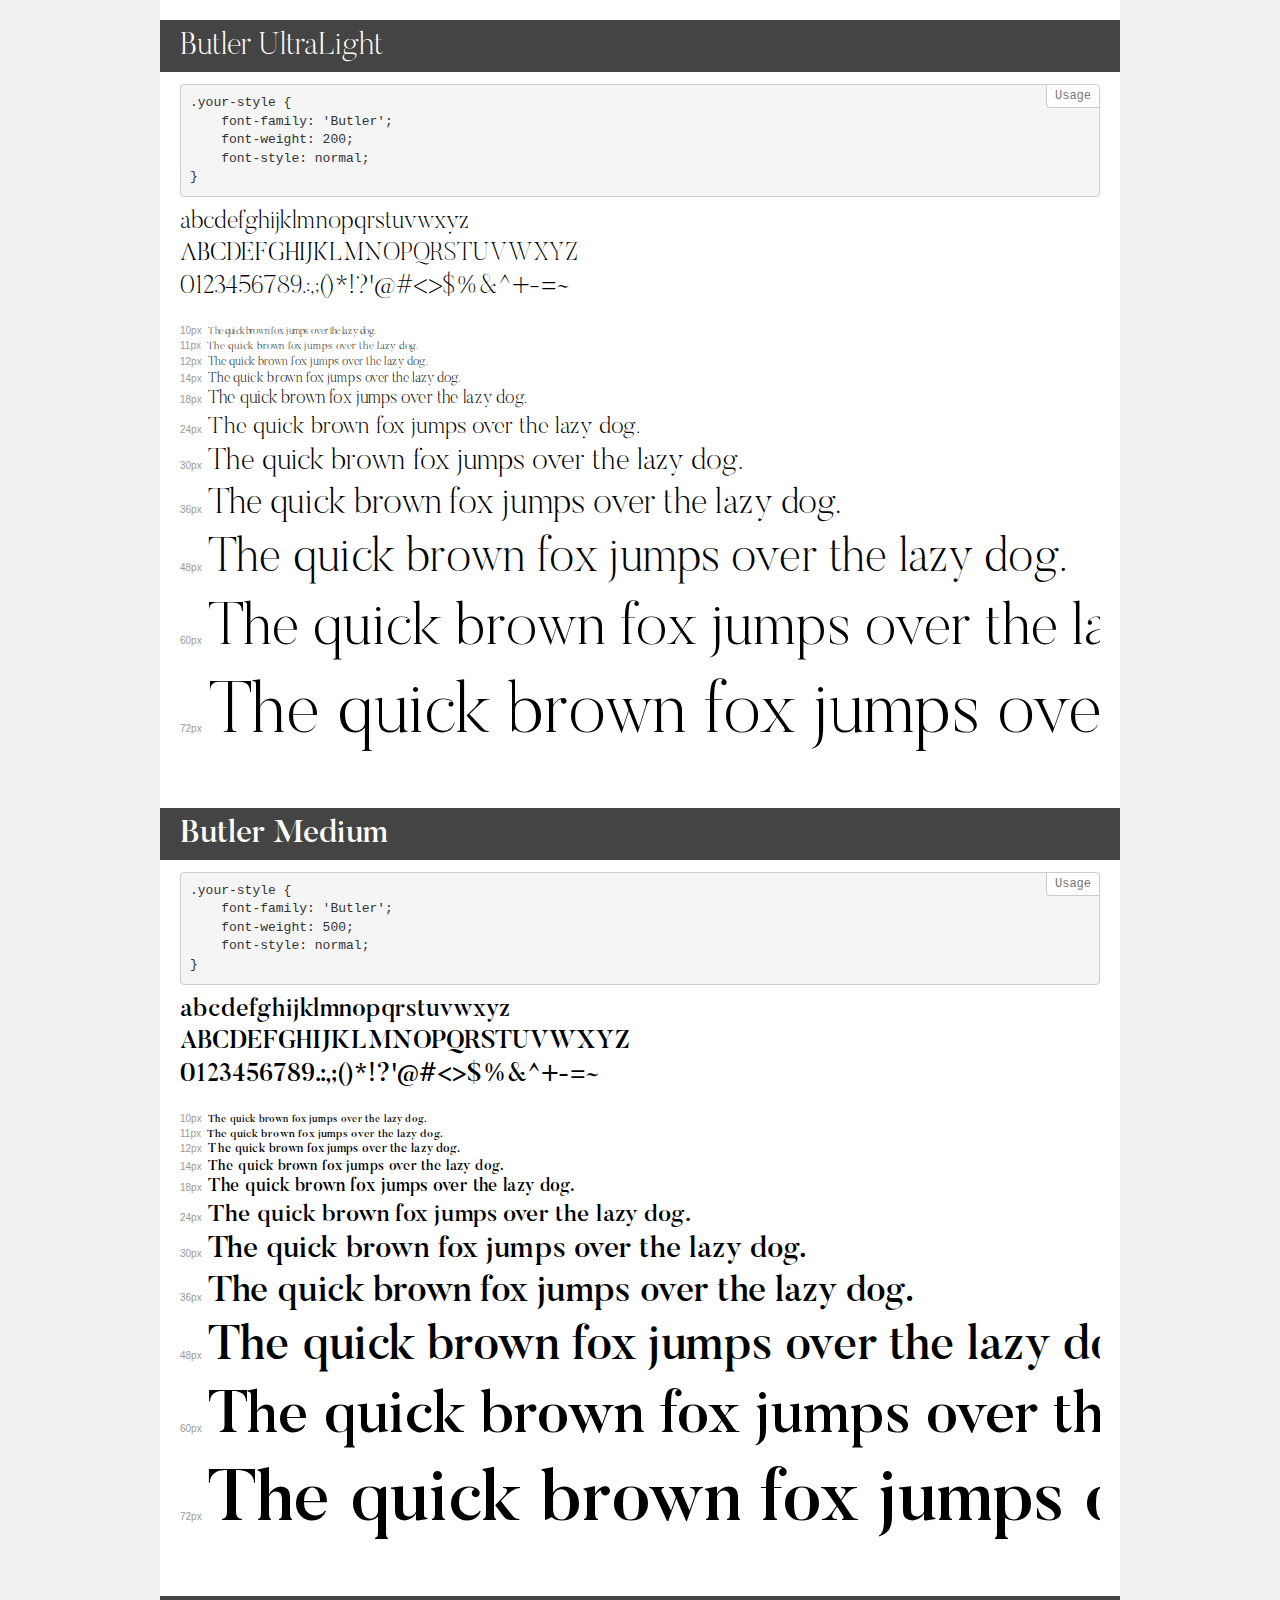
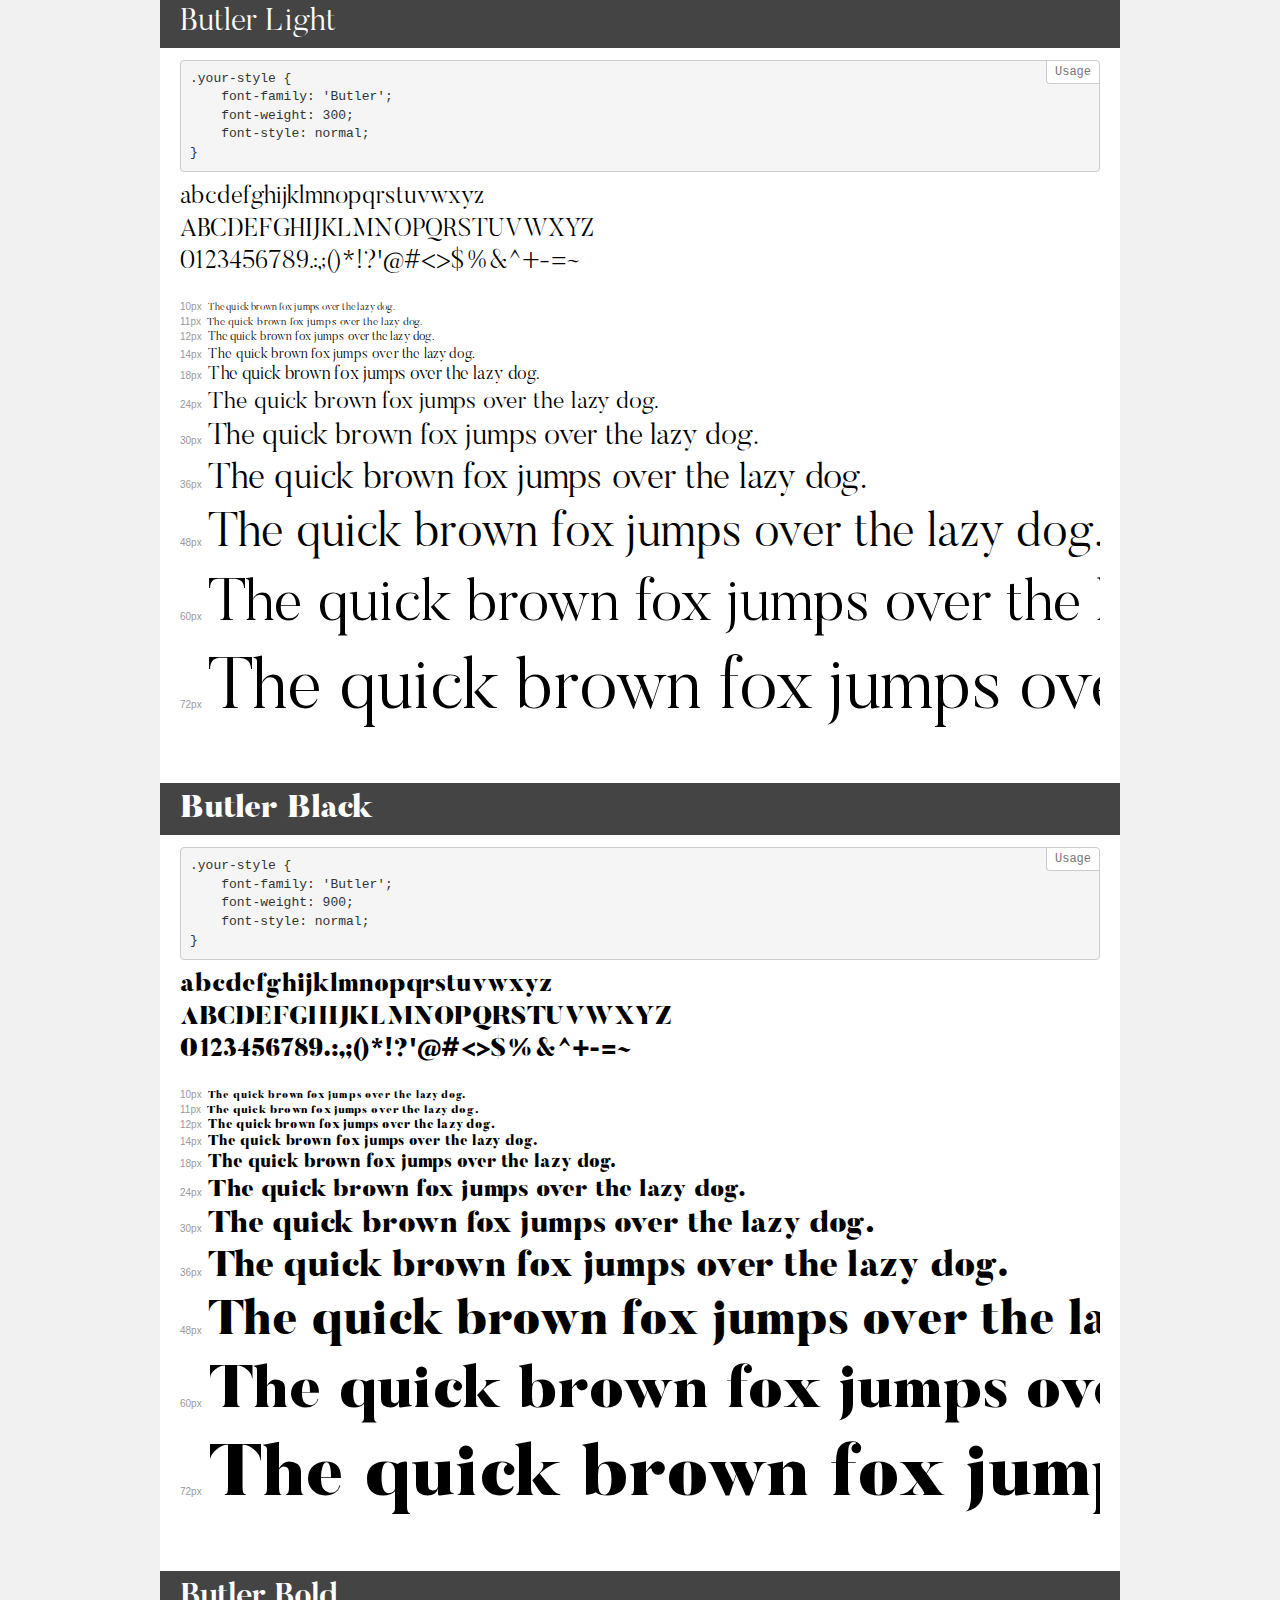
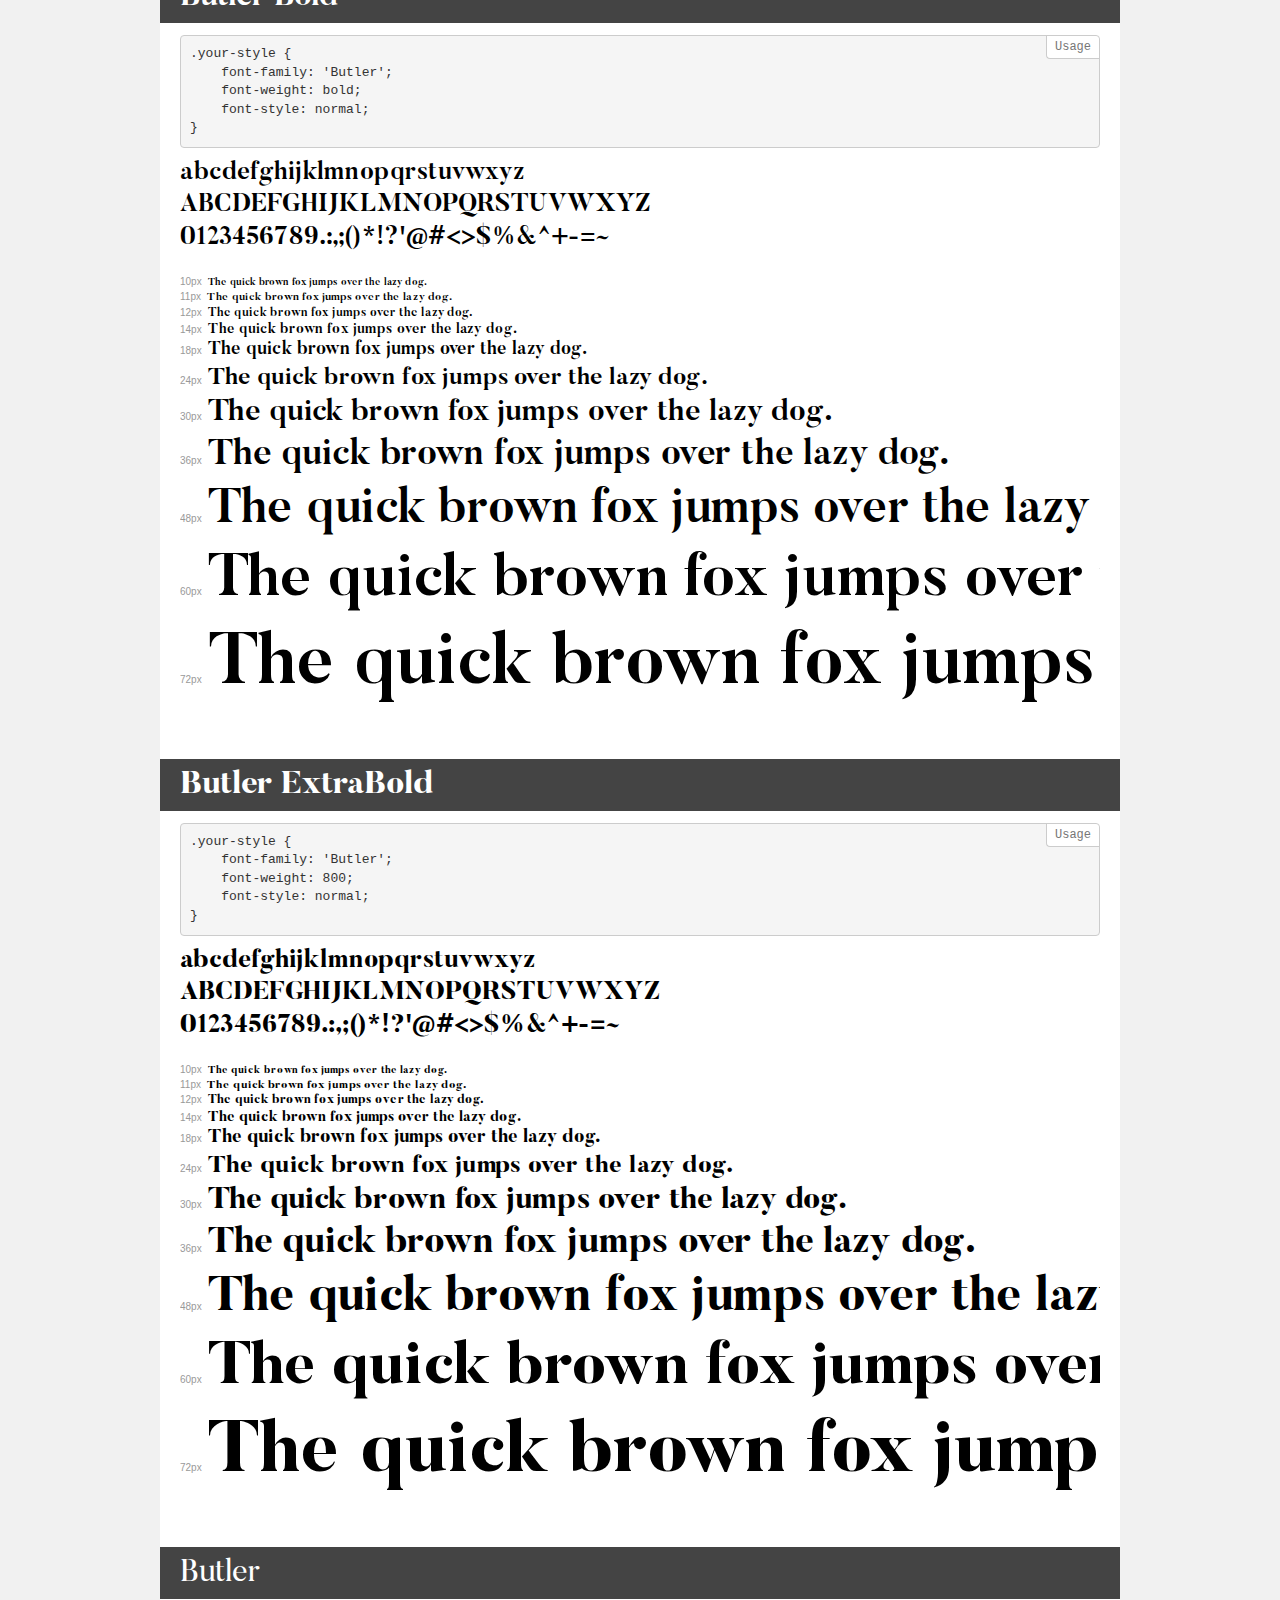
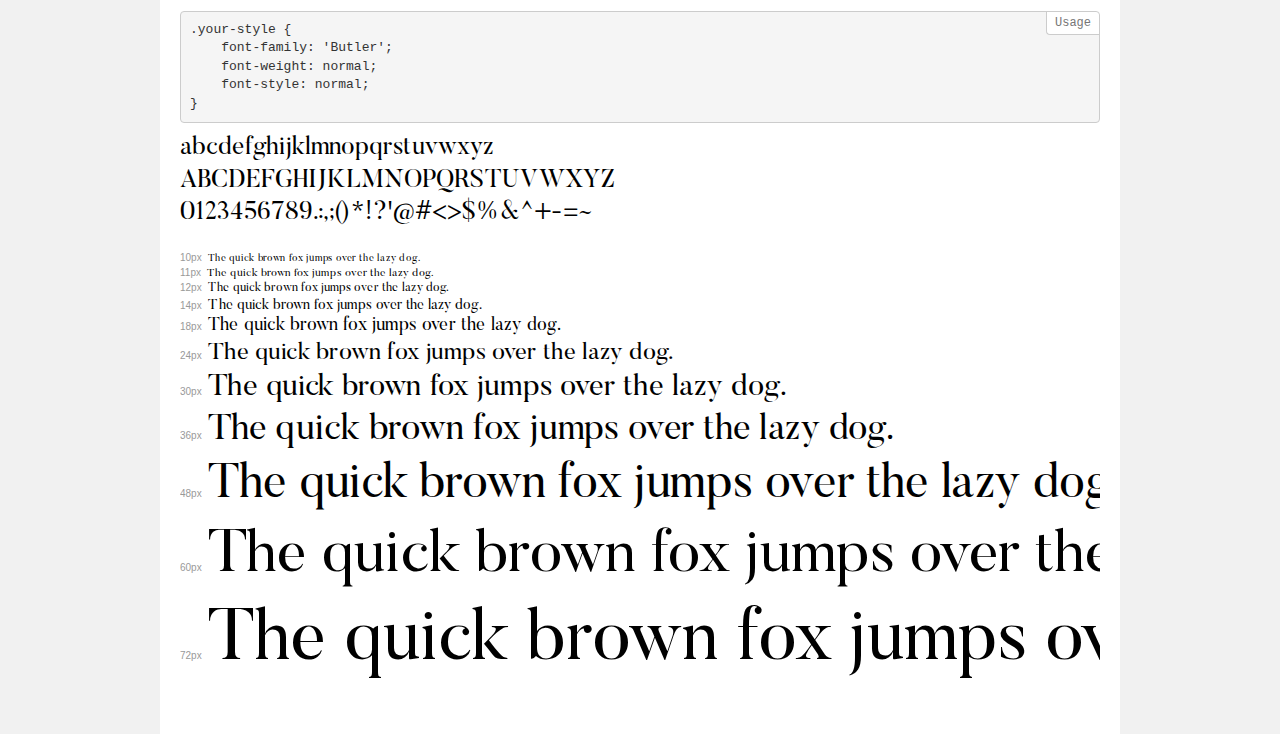
<file: assets/fonts/butler/Butler_Webfont/demo.html>
<!DOCTYPE html>
<html>
<head>
    <meta charset="utf-8">
    <meta http-equiv="X-UA-Compatible" content="IE=edge">
    <meta name="viewport" content="width=device-width, initial-scale=1">
    <meta name="robots" content="noindex, noarchive">
    <meta name="format-detection" content="telephone=no">
    <title>Transfonter demo</title>
    <link href="stylesheet.css" rel="stylesheet">
    <style>
        /*
        http://meyerweb.com/eric/tools/css/reset/
        v2.0 | 20110126
        License: none (public domain)
        */
        html, body, div, span, applet, object, iframe,
        h1, h2, h3, h4, h5, h6, p, blockquote, pre,
        a, abbr, acronym, address, big, cite, code,
        del, dfn, em, img, ins, kbd, q, s, samp,
        small, strike, strong, sub, sup, tt, var,
        b, u, i, center,
        dl, dt, dd, ol, ul, li,
        fieldset, form, label, legend,
        table, caption, tbody, tfoot, thead, tr, th, td,
        article, aside, canvas, details, embed,
        figure, figcaption, footer, header, hgroup,
        menu, nav, output, ruby, section, summary,
        time, mark, audio, video {
            margin: 0;
            padding: 0;
            border: 0;
            font-size: 100%;
            font: inherit;
            vertical-align: baseline;
        }
        /* HTML5 display-role reset for older browsers */
        article, aside, details, figcaption, figure,
        footer, header, hgroup, menu, nav, section {
            display: block;
        }
        body {
            line-height: 1;
        }
        ol, ul {
            list-style: none;
        }
        blockquote, q {
            quotes: none;
        }
        blockquote:before, blockquote:after,
        q:before, q:after {
            content: '';
            content: none;
        }
        table {
            border-collapse: collapse;
            border-spacing: 0;
        }
        /* common styles */
        body {
            background: #f1f1f1;
            color: #000;
        }
        .page {
            background: #fff;
            width: 920px;
            margin: 0 auto;
            padding: 20px 20px 0 20px;
            overflow: hidden;
        }
        .font-container {
            overflow-x: auto;
            overflow-y: hidden;
            margin-bottom: 40px;
            line-height: 1.3;
            white-space: nowrap;
            padding-bottom: 5px;
        }
        h1 {
            position: relative;
            background: #444;
            font-size: 32px;
            color: #fff;
            padding: 10px 20px;
            margin: 0 -20px 12px -20px;
        }
        .letters {
            font-size: 25px;
            margin-bottom: 20px;
        }
        .s10:before {
            content: '10px';
        }
        .s11:before {
            content: '11px';
        }
        .s12:before {
            content: '12px';
        }
        .s14:before {
            content: '14px';
        }
        .s18:before {
            content: '18px';
        }
        .s24:before {
            content: '24px';
        }
        .s30:before {
            content: '30px';
        }
        .s36:before {
            content: '36px';
        }
        .s48:before {
            content: '48px';
        }
        .s60:before {
            content: '60px';
        }
        .s72:before {
            content: '72px';
        }
        .s10:before, .s11:before, .s12:before, .s14:before,
        .s18:before, .s24:before, .s30:before, .s36:before,
        .s48:before, .s60:before, .s72:before {
            font-family: Arial, sans-serif;
            font-size: 10px;
            font-weight: normal;
            font-style: normal;
            color: #999;
            padding-right: 6px;
        }
        pre {
            display: block;
            position: relative;
            padding: 9px;
            margin: 0 0 10px;
            font-family: Monaco, Menlo, Consolas, "Courier New", monospace !important;
            font-size: 13px;
            line-height: 1.428571429;
            color: #333;
            font-weight: normal !important;
            font-style: normal !important;
            background-color: #f5f5f5;
            border: 1px solid #ccc;
            overflow-x: auto;
            border-radius: 4px;
        }
        pre:after {
            display: block;
            position: absolute;
            right: 0;
            top: 0;
            content: 'Usage';
            line-height: 1;
            padding: 5px 8px;
            font-size: 12px;
            color: #767676;
            background-color: #fff;
            border: 1px solid #ccc;
            border-right: none;
            border-top: none;
            border-radius: 0 4px 0 4px;
            z-index: 10;
        }
        /* responsive */
        @media (max-width: 959px) {
            .page {
                width: auto;
                margin: 0;
            }
        }
    </style>
</head>
<body>
<div class="page">
    <div class="demo" style="font-family: 'Butler'; font-weight: 200; font-style: normal;">
        <h1>Butler UltraLight</h1>
        <pre>.your-style {
    font-family: 'Butler';
    font-weight: 200;
    font-style: normal;
}</pre>
        <div class="font-container">
            <p class="letters">
                abcdefghijklmnopqrstuvwxyz<br>
ABCDEFGHIJKLMNOPQRSTUVWXYZ<br>
                0123456789.:,;()*!?'@#<>$%&^+-=~
            </p>
            <p class="s10" style="font-size: 10px;">The quick brown fox jumps over the lazy dog.</p>
            <p class="s11" style="font-size: 11px;">The quick brown fox jumps over the lazy dog.</p>
            <p class="s12" style="font-size: 12px;">The quick brown fox jumps over the lazy dog.</p>
            <p class="s14" style="font-size: 14px;">The quick brown fox jumps over the lazy dog.</p>
            <p class="s18" style="font-size: 18px;">The quick brown fox jumps over the lazy dog.</p>
            <p class="s24" style="font-size: 24px;">The quick brown fox jumps over the lazy dog.</p>
            <p class="s30" style="font-size: 30px;">The quick brown fox jumps over the lazy dog.</p>
            <p class="s36" style="font-size: 36px;">The quick brown fox jumps over the lazy dog.</p>
            <p class="s48" style="font-size: 48px;">The quick brown fox jumps over the lazy dog.</p>
            <p class="s60" style="font-size: 60px;">The quick brown fox jumps over the lazy dog.</p>
            <p class="s72" style="font-size: 72px;">The quick brown fox jumps over the lazy dog.</p>
        </div>
    </div>
    <div class="demo" style="font-family: 'Butler'; font-weight: 500; font-style: normal;">
        <h1>Butler Medium</h1>
        <pre>.your-style {
    font-family: 'Butler';
    font-weight: 500;
    font-style: normal;
}</pre>
        <div class="font-container">
            <p class="letters">
                abcdefghijklmnopqrstuvwxyz<br>
ABCDEFGHIJKLMNOPQRSTUVWXYZ<br>
                0123456789.:,;()*!?'@#<>$%&^+-=~
            </p>
            <p class="s10" style="font-size: 10px;">The quick brown fox jumps over the lazy dog.</p>
            <p class="s11" style="font-size: 11px;">The quick brown fox jumps over the lazy dog.</p>
            <p class="s12" style="font-size: 12px;">The quick brown fox jumps over the lazy dog.</p>
            <p class="s14" style="font-size: 14px;">The quick brown fox jumps over the lazy dog.</p>
            <p class="s18" style="font-size: 18px;">The quick brown fox jumps over the lazy dog.</p>
            <p class="s24" style="font-size: 24px;">The quick brown fox jumps over the lazy dog.</p>
            <p class="s30" style="font-size: 30px;">The quick brown fox jumps over the lazy dog.</p>
            <p class="s36" style="font-size: 36px;">The quick brown fox jumps over the lazy dog.</p>
            <p class="s48" style="font-size: 48px;">The quick brown fox jumps over the lazy dog.</p>
            <p class="s60" style="font-size: 60px;">The quick brown fox jumps over the lazy dog.</p>
            <p class="s72" style="font-size: 72px;">The quick brown fox jumps over the lazy dog.</p>
        </div>
    </div>
    <div class="demo" style="font-family: 'Butler'; font-weight: 300; font-style: normal;">
        <h1>Butler Light</h1>
        <pre>.your-style {
    font-family: 'Butler';
    font-weight: 300;
    font-style: normal;
}</pre>
        <div class="font-container">
            <p class="letters">
                abcdefghijklmnopqrstuvwxyz<br>
ABCDEFGHIJKLMNOPQRSTUVWXYZ<br>
                0123456789.:,;()*!?'@#<>$%&^+-=~
            </p>
            <p class="s10" style="font-size: 10px;">The quick brown fox jumps over the lazy dog.</p>
            <p class="s11" style="font-size: 11px;">The quick brown fox jumps over the lazy dog.</p>
            <p class="s12" style="font-size: 12px;">The quick brown fox jumps over the lazy dog.</p>
            <p class="s14" style="font-size: 14px;">The quick brown fox jumps over the lazy dog.</p>
            <p class="s18" style="font-size: 18px;">The quick brown fox jumps over the lazy dog.</p>
            <p class="s24" style="font-size: 24px;">The quick brown fox jumps over the lazy dog.</p>
            <p class="s30" style="font-size: 30px;">The quick brown fox jumps over the lazy dog.</p>
            <p class="s36" style="font-size: 36px;">The quick brown fox jumps over the lazy dog.</p>
            <p class="s48" style="font-size: 48px;">The quick brown fox jumps over the lazy dog.</p>
            <p class="s60" style="font-size: 60px;">The quick brown fox jumps over the lazy dog.</p>
            <p class="s72" style="font-size: 72px;">The quick brown fox jumps over the lazy dog.</p>
        </div>
    </div>
    <div class="demo" style="font-family: 'Butler'; font-weight: 900; font-style: normal;">
        <h1>Butler Black</h1>
        <pre>.your-style {
    font-family: 'Butler';
    font-weight: 900;
    font-style: normal;
}</pre>
        <div class="font-container">
            <p class="letters">
                abcdefghijklmnopqrstuvwxyz<br>
ABCDEFGHIJKLMNOPQRSTUVWXYZ<br>
                0123456789.:,;()*!?'@#<>$%&^+-=~
            </p>
            <p class="s10" style="font-size: 10px;">The quick brown fox jumps over the lazy dog.</p>
            <p class="s11" style="font-size: 11px;">The quick brown fox jumps over the lazy dog.</p>
            <p class="s12" style="font-size: 12px;">The quick brown fox jumps over the lazy dog.</p>
            <p class="s14" style="font-size: 14px;">The quick brown fox jumps over the lazy dog.</p>
            <p class="s18" style="font-size: 18px;">The quick brown fox jumps over the lazy dog.</p>
            <p class="s24" style="font-size: 24px;">The quick brown fox jumps over the lazy dog.</p>
            <p class="s30" style="font-size: 30px;">The quick brown fox jumps over the lazy dog.</p>
            <p class="s36" style="font-size: 36px;">The quick brown fox jumps over the lazy dog.</p>
            <p class="s48" style="font-size: 48px;">The quick brown fox jumps over the lazy dog.</p>
            <p class="s60" style="font-size: 60px;">The quick brown fox jumps over the lazy dog.</p>
            <p class="s72" style="font-size: 72px;">The quick brown fox jumps over the lazy dog.</p>
        </div>
    </div>
    <div class="demo" style="font-family: 'Butler'; font-weight: bold; font-style: normal;">
        <h1>Butler Bold</h1>
        <pre>.your-style {
    font-family: 'Butler';
    font-weight: bold;
    font-style: normal;
}</pre>
        <div class="font-container">
            <p class="letters">
                abcdefghijklmnopqrstuvwxyz<br>
ABCDEFGHIJKLMNOPQRSTUVWXYZ<br>
                0123456789.:,;()*!?'@#<>$%&^+-=~
            </p>
            <p class="s10" style="font-size: 10px;">The quick brown fox jumps over the lazy dog.</p>
            <p class="s11" style="font-size: 11px;">The quick brown fox jumps over the lazy dog.</p>
            <p class="s12" style="font-size: 12px;">The quick brown fox jumps over the lazy dog.</p>
            <p class="s14" style="font-size: 14px;">The quick brown fox jumps over the lazy dog.</p>
            <p class="s18" style="font-size: 18px;">The quick brown fox jumps over the lazy dog.</p>
            <p class="s24" style="font-size: 24px;">The quick brown fox jumps over the lazy dog.</p>
            <p class="s30" style="font-size: 30px;">The quick brown fox jumps over the lazy dog.</p>
            <p class="s36" style="font-size: 36px;">The quick brown fox jumps over the lazy dog.</p>
            <p class="s48" style="font-size: 48px;">The quick brown fox jumps over the lazy dog.</p>
            <p class="s60" style="font-size: 60px;">The quick brown fox jumps over the lazy dog.</p>
            <p class="s72" style="font-size: 72px;">The quick brown fox jumps over the lazy dog.</p>
        </div>
    </div>
    <div class="demo" style="font-family: 'Butler'; font-weight: 800; font-style: normal;">
        <h1>Butler ExtraBold</h1>
        <pre>.your-style {
    font-family: 'Butler';
    font-weight: 800;
    font-style: normal;
}</pre>
        <div class="font-container">
            <p class="letters">
                abcdefghijklmnopqrstuvwxyz<br>
ABCDEFGHIJKLMNOPQRSTUVWXYZ<br>
                0123456789.:,;()*!?'@#<>$%&^+-=~
            </p>
            <p class="s10" style="font-size: 10px;">The quick brown fox jumps over the lazy dog.</p>
            <p class="s11" style="font-size: 11px;">The quick brown fox jumps over the lazy dog.</p>
            <p class="s12" style="font-size: 12px;">The quick brown fox jumps over the lazy dog.</p>
            <p class="s14" style="font-size: 14px;">The quick brown fox jumps over the lazy dog.</p>
            <p class="s18" style="font-size: 18px;">The quick brown fox jumps over the lazy dog.</p>
            <p class="s24" style="font-size: 24px;">The quick brown fox jumps over the lazy dog.</p>
            <p class="s30" style="font-size: 30px;">The quick brown fox jumps over the lazy dog.</p>
            <p class="s36" style="font-size: 36px;">The quick brown fox jumps over the lazy dog.</p>
            <p class="s48" style="font-size: 48px;">The quick brown fox jumps over the lazy dog.</p>
            <p class="s60" style="font-size: 60px;">The quick brown fox jumps over the lazy dog.</p>
            <p class="s72" style="font-size: 72px;">The quick brown fox jumps over the lazy dog.</p>
        </div>
    </div>
    <div class="demo" style="font-family: 'Butler'; font-weight: normal; font-style: normal;">
        <h1>Butler</h1>
        <pre>.your-style {
    font-family: 'Butler';
    font-weight: normal;
    font-style: normal;
}</pre>
        <div class="font-container">
            <p class="letters">
                abcdefghijklmnopqrstuvwxyz<br>
ABCDEFGHIJKLMNOPQRSTUVWXYZ<br>
                0123456789.:,;()*!?'@#<>$%&^+-=~
            </p>
            <p class="s10" style="font-size: 10px;">The quick brown fox jumps over the lazy dog.</p>
            <p class="s11" style="font-size: 11px;">The quick brown fox jumps over the lazy dog.</p>
            <p class="s12" style="font-size: 12px;">The quick brown fox jumps over the lazy dog.</p>
            <p class="s14" style="font-size: 14px;">The quick brown fox jumps over the lazy dog.</p>
            <p class="s18" style="font-size: 18px;">The quick brown fox jumps over the lazy dog.</p>
            <p class="s24" style="font-size: 24px;">The quick brown fox jumps over the lazy dog.</p>
            <p class="s30" style="font-size: 30px;">The quick brown fox jumps over the lazy dog.</p>
            <p class="s36" style="font-size: 36px;">The quick brown fox jumps over the lazy dog.</p>
            <p class="s48" style="font-size: 48px;">The quick brown fox jumps over the lazy dog.</p>
            <p class="s60" style="font-size: 60px;">The quick brown fox jumps over the lazy dog.</p>
            <p class="s72" style="font-size: 72px;">The quick brown fox jumps over the lazy dog.</p>
        </div>
    </div>
</div>
</body>
</html>
</file>
<file: style/utility.css>
/* boiler plate */
* {
  margin: 0;
  padding: 0;
  box-sizing: border-box;
}

body {
  background-color: #000000;
  color: #ffffff;
}

.text-center {
  text-align: center;
}

.d-flex {
  display: flex;
  flex-wrap : wrap;
}
.justify-center {
  justify-content: center;
}
.justify-between {
  justify-content: space-between;
}
.justify-around {
  justify-content: space-around;
}
.justify-evenly {
  justify-content: space-evenly;
}
.item-center {
  align-items: center;
}
.flex-wrap {
  flex-wrap: wrap;
}
.flex-column {
  flex-direction: column;
}
.gap-1 {
  gap: 5px;
}
.gap-2 {
  gap: 10px;
}
.gap-3 {
  gap: 15px;
}
.gap-4 {
  gap: 20px;
}
.gap-5 {
  gap: 25px;
}
.gap-6 {
  gap: 30px;
}
.gap-7 {
  gap: 35px;
}
.m-1 {
  margin: 5px;
}
.m-2 {
  margin: 10px;
}
.m-3 {
  margin: 15px;
}
.m-4 {
  margin: 20px;
}
.m-5 {
  margin: 25px;
}
.p-1 {
  padding: 5px;
}
.p-2 {
  padding: 10px;
}
.p-3 {
  padding: 15px;
}
.p-4 {
  padding: 20px;
}
.p-5 {
  padding: 25px;
}
.mt-1 {
  margin-top: 5px;
}
.mt-2 {
  margin-top: 10px;
}
.mt-3 {
  margin-top: 15px;
}
  .mt-4 {
  margin-top: 20px;
  }
  .mt-5 {
  margin-top: 25px;
}
.mb-1 {
  margin-bottom: 5px;
}
.ml-1 {
  margin-left: 5px;
}
.mr-1 {
  margin-right: 5px;
}
.pt-1 {
  padding-top: 5px;
}
.pb-1 {
  padding-bottom: 5px;
}
.pl-1 {
  padding-left: 5px;
}
.pr-1 {
  padding-right: 5px;
}
.text-none {
    text-decoration: none;
    color: #ffffff;
}
.lighter{
    font-weight: lighter;
}
.butler{
    font-family: butler;
}
.main-highlight{
    font-size: 5rem;
}
.font-size2{
    font-size : 2rem;
}
.font-size3{
    font-size : 3rem;
}
.font-size4{
    font-size : 4rem;
}
.font-size5{
    font-size : 5rem;
}
</file>
<file: style/style.css>
html {
  font-size: 62.5%;
}

:root {
  --black: #000000;
  --white: #ffffff;
  --red: #ed1c24;
  --grey: #5c5959;
  --bg-grey:#ffffff0f;
}

@font-face {
  font-family: inter;
  src: url("../assets/fonts/Inter/Inter-VariableFont_opsz\,wght.ttf");
}

@font-face {
    font-family: apercu;
    src: url(../assets/fonts/Apercu-Font/Apercu-regular.otf);
}

@font-face {
    font-family: futurak;
    src: url("../assets/fonts/futurak.ttf");
}
@font-face {
    font-family: butler;
    src: url(../assets/fonts/butler/Butler_Webfont/Butler.woff2);
}
body {
  font-family: inter;
}

/* navbar started */
.main-logo {
  width: 165px;
}
nav > a {
  font-size: 1.8rem;
}

nav > button {
  font-size: 1.5rem;
}
.franchise-btn {
  border: 1px solid var(--white);
  background-color: transparent;
  color: var(--white);
  padding: 15px 20px;
  border-radius: 30px;
  cursor: pointer;
}
.order-btn {
  border: 0px ;
  background-color: var(--red);
  color: var(--white);
  padding: 15px 20px;
  border-radius: 30px;
  cursor: pointer;
  
}
.arrow-icon{
    font-size: 1.8rem;
    background-color: var(--white);
    color: var(--red);
    padding: 5px 10px;
    border-radius: 20px;
}

/* navbar ended */

/* carousel started */
.carousel{
    width: 100%;
}
/* carousel ended */

/* our-brands started */
.our-brands > .main-head {
    font-size: 4rem;
    font-family: apercu;
    font-weight: lighter;
    margin: 30px 0px 0px 0px;

}
.futurak{
    font-family: futurak;
    font-size: 5rem;
}
.our-brands > .para {
    font-size: 1.5rem;
    color: var(--gray);
    margin: 15px;
}
.brand-image{ 
    background-color: var(--white);
    border-radius: 10px;
    padding: 10px;
}
.brand-online-btn{
    background-color: transparent;
    border: 1px solid var(--white);
    border-radius: 20px;
    padding: 10px 45px;
    color: var(--white);
}
/* our-brands ended */
/* Restaurant Franchise Started */
.section-franchise{
    position: relative;
    background-color: var(--bg-grey);
    /* right : 20px */
}
.city{
    /* font-family : appercu; */
    font-size: 1.5rem;
    color : var(--red)
}
.futurak2{
    font-family: futurak;
    font-size:3rem;
}
.para2{
    font-size : 1.5rem;
    color : var(--grey);
    margin : 10px 0px;
}
.get-direction-btn{
  border: 1px solid var(--white);
  background-color: transparent;
  color: var(--white);
  padding: 15px 20px;
  border-radius: 30px;
  cursor: pointer;
  font-size  :1.5rem;
  font-weight  : bold;
}
.franchise .arrow-icon{
    font-size: 1.5rem;
    background-color: var(--white);
    color: var(--red);
    padding: 3px 5px;
    border-radius: 10px;
}

/* Restaurant Franchise Ended */

/* Responsive styles */
@media (max-width: 768px) {
  /* Navbar */
  header {
    flex-direction: column !important;
    align-items: center !important;
    gap: 1rem;
  }
  nav {
    flex-direction: column !important;
    align-items: center !important;
    gap: 1rem;
    width: 100%;
  }
  .main-logo {
    width: 120px;
    margin-bottom: 1rem;
  }
  nav > a, nav > button {
    width: 90%;
    text-align: center;
    margin: 0.5rem 0;
    font-size: 1.6rem;
  }

  /* h1 tag in our-brands */
  .our-brands > .main-head {
    font-size: 2.2rem;
    margin: 20px 0 0 0;
  }
  .futurak {
    font-size: 2.8rem;
  }

  /* Franchise section */
  .section-franchise {
    padding: 2rem 1rem;
    text-align: center;
  }
  .section-franchise .para {
    font-size: 1.3rem;
    margin: 10px 0;
  }
}
</file>
<file: assets/fonts/butler/Butler_Stencil_Webfont/stylesheet.css>
@font-face {
    font-family: 'Butler Stencil';
    src: url('ButlerStencil-Medium.woff2') format('woff2'),
        url('ButlerStencil-Medium.woff') format('woff');
    font-weight: 500;
    font-style: normal;
}

@font-face {
    font-family: 'Butler Stencil';
    src: url('ButlerStencil.woff2') format('woff2'),
        url('ButlerStencil.woff') format('woff');
    font-weight: normal;
    font-style: normal;
}

@font-face {
    font-family: 'Butler Stencil';
    src: url('ButlerStencil-ExtraBold.woff2') format('woff2'),
        url('ButlerStencil-ExtraBold.woff') format('woff');
    font-weight: 800;
    font-style: normal;
}

@font-face {
    font-family: 'Butler Stencil';
    src: url('ButlerStencil-Black.woff2') format('woff2'),
        url('ButlerStencil-Black.woff') format('woff');
    font-weight: 900;
    font-style: normal;
}

@font-face {
    font-family: 'Butler Stencil';
    src: url('ButlerStencil-UltraLight.woff2') format('woff2'),
        url('ButlerStencil-UltraLight.woff') format('woff');
    font-weight: 200;
    font-style: normal;
}

@font-face {
    font-family: 'Butler Stencil';
    src: url('ButlerStencil-Bold.woff2') format('woff2'),
        url('ButlerStencil-Bold.woff') format('woff');
    font-weight: bold;
    font-style: normal;
}

@font-face {
    font-family: 'Butler Stencil';
    src: url('ButlerStencil-Light.woff2') format('woff2'),
        url('ButlerStencil-Light.woff') format('woff');
    font-weight: 300;
    font-style: normal;
}
</file>
<file: assets/fonts/butler/Butler_Webfont/stylesheet.css>
@font-face {
    font-family: 'Butler';
    src: url('Butler-UltraLight.woff2') format('woff2'),
        url('Butler-UltraLight.woff') format('woff');
    font-weight: 200;
    font-style: normal;
}

@font-face {
    font-family: 'Butler';
    src: url('Butler-Medium.woff2') format('woff2'),
        url('Butler-Medium.woff') format('woff');
    font-weight: 500;
    font-style: normal;
}

@font-face {
    font-family: 'Butler';
    src: url('Butler-Light.woff2') format('woff2'),
        url('Butler-Light.woff') format('woff');
    font-weight: 300;
    font-style: normal;
}

@font-face {
    font-family: 'Butler';
    src: url('Butler-Black.woff2') format('woff2'),
        url('Butler-Black.woff') format('woff');
    font-weight: 900;
    font-style: normal;
}

@font-face {
    font-family: 'Butler';
    src: url('Butler-Bold.woff2') format('woff2'),
        url('Butler-Bold.woff') format('woff');
    font-weight: bold;
    font-style: normal;
}

@font-face {
    font-family: 'Butler';
    src: url('Butler-ExtraBold.woff2') format('woff2'),
        url('Butler-ExtraBold.woff') format('woff');
    font-weight: 800;
    font-style: normal;
}

@font-face {
    font-family: 'Butler';
    src: url('Butler.woff2') format('woff2'),
        url('Butler.woff') format('woff');
    font-weight: normal;
    font-style: normal;
}
</file>
